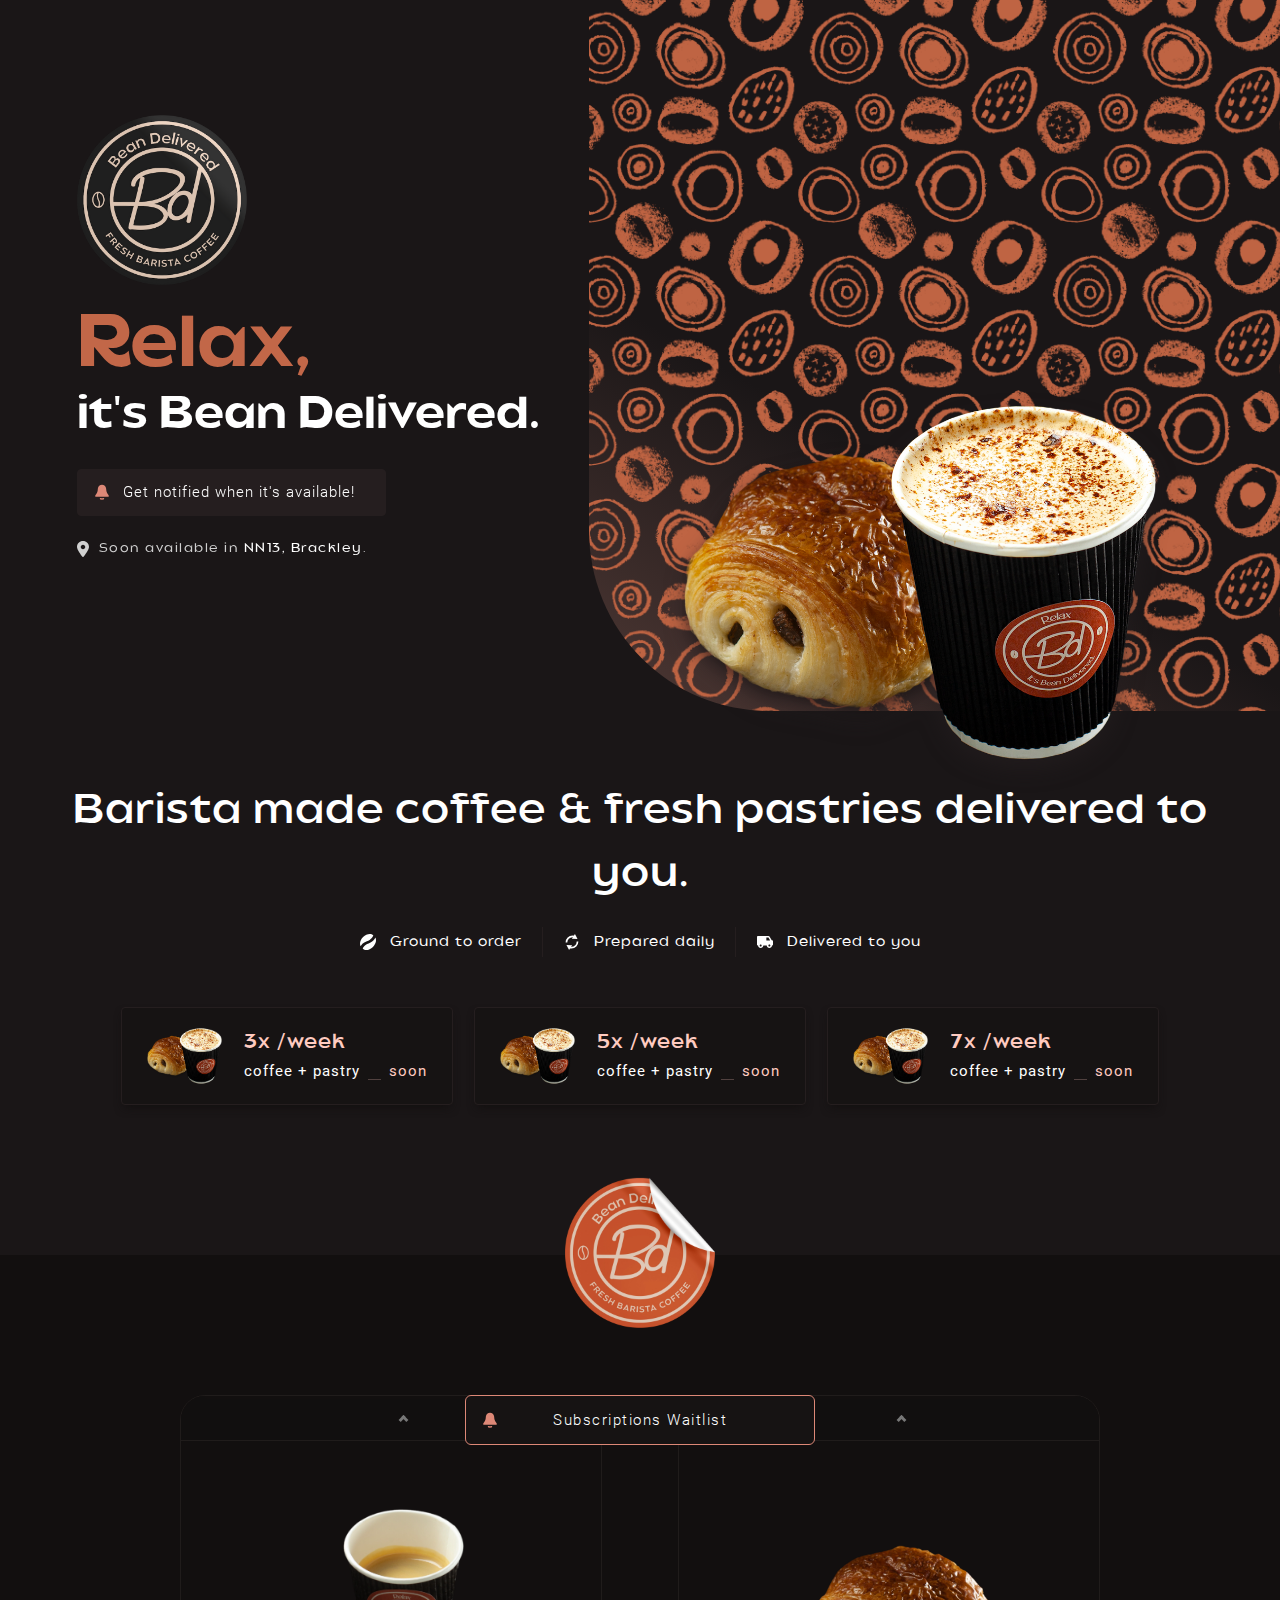
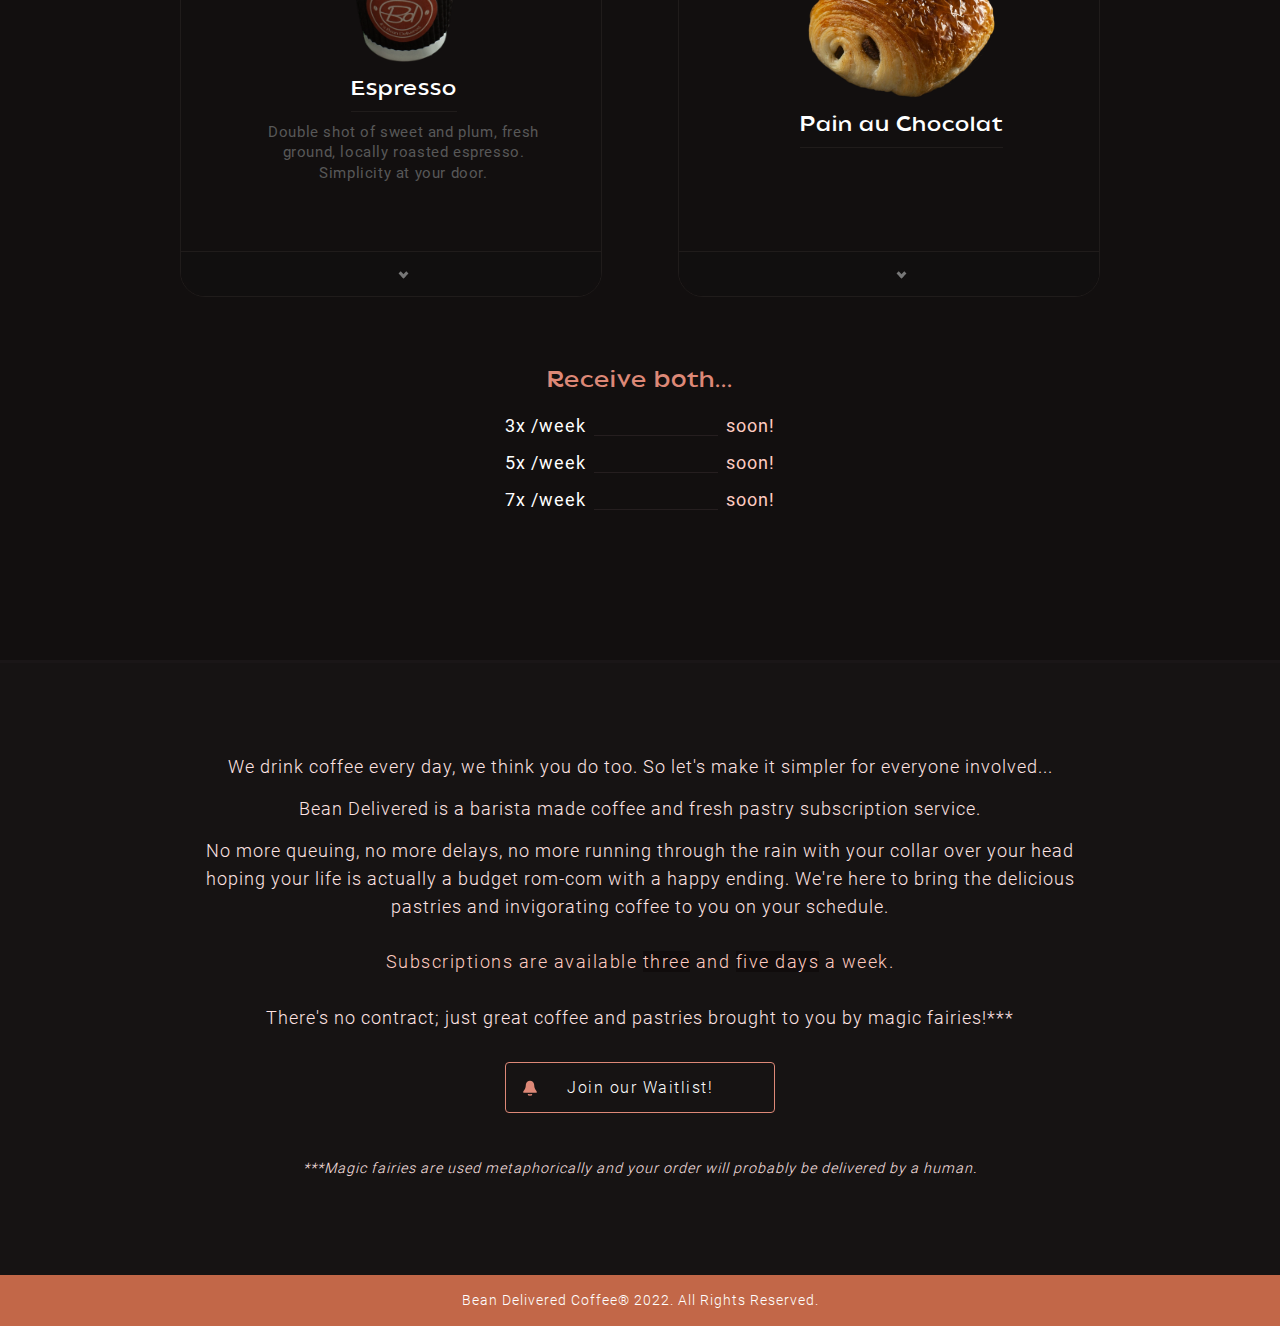
<file: index.html>
<!DOCTYPE html>
<html lang="en-GB">
<head>

    <!-- Google tag (gtag.js) -->
    <script async src="https://www.googletagmanager.com/gtag/js?id=G-9E6SRQQKB1"></script>
    <script>
    window.dataLayer = window.dataLayer || [];
    function gtag(){dataLayer.push(arguments);}
    gtag('js', new Date());

    gtag('config', 'G-9E6SRQQKB1');
    </script>
    
    <meta charset="UTF-8">
    <meta http-equiv="X-UA-Compatible" content="IE=edge">
    <meta name="viewport" content="width=device-width, initial-scale=1.0">
    <title>Bean Delivered | Fresh barista coffee delivered to you</title>
    <meta name="google-site-verification" content="2OA4zbsdGdyIfxwcahHlucE7NIuS4z5gZn1LkT0-8tY" />
    <link rel="stylesheet" href="./main.css">
    <script src="./main.js" defer></script>
    <!-- <script src="./load.js" defer></script> -->

    <link rel="shortcut icon" href="favicon.ico" type="image/x-icon">
    
    <meta name="facebook-domain-verification" content="1m73i4lkgvq3ifvch2g28x08x5e6e7" />

    <!-- Facebook Pixel Code --><script>!function(f,b,e,v,n,t,s){if(f.fbq)return;n=f.fbq=function(){n.callMethod?n.callMethod.apply(n,arguments):n.queue.push(arguments)};if(!f._fbq)f._fbq=n;n.push=n;n.loaded=!0;n.version='2.0';n.queue=[];t=b.createElement(e);t.async=!0;t.src=v;s=b.getElementsByTagName(e)[0];s.parentNode.insertBefore(t,s)}(window,document,'script','https://connect.facebook.net/en_US/fbevents.js'); fbq('init', '1568605120231550'); fbq('track', 'PageView');</script><noscript> <img height="1" width="1" src="https://www.facebook.com/tr?id=1568605120231550&ev=PageView&noscript=1"/></noscript><!-- End Facebook Pixel Code -->
</head>
<body class="home_body provisional_body">
    <!-- <div id="loading_bg"></div> -->
    <div id="exit_area" title="close"></div>

    <a class="call_us" href="tel:+442038852779" title="+44 20 3885 2779">
        <div class="img"></div>
        <p>call us!</p>
    </a>

    <main>
        <section class="intro_sec">
            <div class="txt">
                <div class="ctnr">
                    <div class="logo_stamp"></div>

                    <h1><span>Relax,</span> it's Bean Delivered.</h1>
    
                    <div class="bt_ctnr">
                        <!-- <a class="order_cta" href="https://notionforms.io/forms/relax-its-bean-delivered" target="_blank">Subscription page</a> -->

                        <a target="_blank" class="order_cta lead_button">Get notified when it's available!</a>

                        <!-- <span class="manage_orders_cta">
                            <a href="https://buy.stripe.com/eVa3cwfH1fcIf9SbIN" target="_blank">Management portal</a>
                            Free delivery!
                        </span> -->

                    </div>
                    <p class="location">
                        <img src="assets/icon-location.svg" alt="location marker">
                        <span>Soon available in <strong>NN13, Brackley</strong>.</span>
                    </p>
                    </div>
            </div>

            <div class="showoff">
                <div class="img"></div>
            </div>
        </section>

        <div>

            <section class="big_title_sec">

                <h2 class="title">Barista made coffee & fresh pastries delivered to you.</h2>
                
                <div class="brand_bullets">
                    <div class="bullet">
                        <img src="assets/icon-coffee-bean.svg" alt="bullet 1" loading="lazy">
                        <p>Ground to order</p>
                    </div>
                    
                    <div class="divider"></div>
                    
                    <div class="bullet">
                        <img src="assets/icon-cycle.svg" alt="bullet 1" loading="lazy">
                        <p>Prepared daily</p>
                    </div>
                    
                    <div class="divider"></div>

                    <div class="bullet">
                        <img src="assets/icon-delivery.svg" alt="bullet 1" loading="lazy">
                        <p>Delivered to you</p>
                    </div>
                </div>

                <div class="subscriptions_display">
                    <div class="ctnr">
                        <a id="bt-01-to-stripe" class="subscription_option soon lead_button">
                            <picture loading="lazy" draggable="false">
                                <source srcset="assets/hero-image.webp" type="image/webp">
                                <source srcset="assets/hero-image.png" type="image/png"> 
                                <img src="assets/hero-image.png" alt="BD Coffee sticker art">
                            </picture>
    
                            <div class="txt">
                                <h3>3x /week</h3>
    
                                <div class="info_row">
                                    <span>coffee + pastry</span>
                                    <div class="divider"></div>
                                    <span class="price">soon</span>
                                </div>
                            </div>
                        </a>

                        <a id="bt-02-to-stripe" class="subscription_option soon lead_button">
                            <picture loading="lazy" draggable="false">
                                <source srcset="assets/hero-image.webp" type="image/webp">
                                <source srcset="assets/hero-image.png" type="image/png"> 
                                <img src="assets/hero-image.png" alt="BD Coffee sticker art">
                            </picture>
    
                            <div class="txt">
                                <h3>5x /week</h3>
    
                                <div class="info_row">
                                    <span>coffee + pastry</span>
                                    <div class="divider"></div>
                                    <span class="price">soon</span>
                                </div>
                            </div>
                        </a>

                        <article class="subscription_option soon lead_button">
                            <picture loading="lazy" draggable="false">
                                <source srcset="assets/hero-image.webp" type="image/webp">
                                <source srcset="assets/hero-image.png" type="image/png"> 
                                <img src="assets/hero-image.png" alt="BD Coffee sticker art">
                            </picture>
    
                            <div class="txt">
                                <h3>7x /week</h3>
    
                                <div class="info_row">
                                    <span>coffee + pastry</span>
                                    <div class="divider"></div>
                                    <span class="price">soon</span>
                                </div>
                            </div>
                        </article>
    
                        <div class="scroll_shadow"></div>
                    </div>

                    <div class="lead_form"></div>
                </div>

                <picture class="sticker" loading="lazy" draggable="false">
                    <source srcset="assets/sticker-colored.webp" type="image/webp">
                    <source srcset="assets/sticker-colored.png" type="image/png"> 
                    <img src="assets/sticker-colored.png" alt="BD Coffee sticker art">
                </picture>
            </section>
    
            <section id="catalog" class="catalog_sec">

                    <div class="subscription_steps_ctnr">

                        <div class="step">

                            <div class="product_slots">
                                <div class="path_ctnr_1">
                                    <!-- <div class="item">
                                        <h4>Any coffee</h4>
                                        <div class="divider"></div>
                                        <span class="price">£3.50</span>
                                    </div> -->
                                    <div class="coffee slot" role="button">
                                        <div class="guide up" role="button">
                                            <div class="bt"></div>
                                        </div>
            
                                        <article>
                                            <picture class="product_img" loading="lazy" draggable="false">
                                                <source srcset="assets/product-shots/espresso.webp" type="image/webp">
                                                <source srcset="assets/product-shots/espresso.png" type="image/png"> 
                                                <img src="assets/product-shots/espresso.png" alt="product shot">
                                            </picture>
                    
                                            <h3>Espresso</h3>
                                            <p>Double shot of sweet and plum, fresh ground, locally roasted espresso. Simplicity at your door.</p>
                                            
                                            <div class="operator">
                                                <button  class="subtract_bt">
                                                    <div></div>
                                                </button>
                        
                                                <input id="" class="amount" name="" type="number" readonly value="0">
                                                
                                                <button class="add_bt">
                                                    <div></div>
                                                </button>
                                            </div>
                                        </article>
                                        
                                        <article>
                                            <picture class="product_img" loading="lazy" draggable="false">
                                                <source srcset="assets/product-shots/americano.webp" type="image/webp">
                                                <source srcset="assets/product-shots/americano.png" type="image/png"> 
                                                <img src="assets/product-shots/americano.png" alt="product shot">
                                            </picture>

                                            <h3>Americano</h3>

                                            <p>The delight of espresso topped with hot water. For those who want to keep a good thing going longer.</p>
                                            
                                            <div class="operator">
                                                <button  class="subtract_bt">
                                                    <div></div>
                                                </button>
                        
                                                <input id="" class="amount" name="" type="number" readonly value="0">
                                                
                                                <button class="add_bt">
                                                    <div></div>
                                                </button>
                                            </div>
                                        </article>
                                        
                                        <article class="popular">
                                            <picture class="product_img" loading="lazy" draggable="false">
                                                <source srcset="assets/product-shots/macchiato.webp" type="image/webp">
                                                <source srcset="assets/product-shots/macchiato.png" type="image/png"> 
                                                <img src="assets/product-shots/macchiato.png" alt="product shot">
                                            </picture>
                                            
                                            <h3>Machiatto</h3>
                                            <p>Delicious espresso with a smooth splash of steamed milk (or "milk"). Best of both worlds.</p>
                                            
                                            <div class="operator">
                                                <button  class="subtract_bt">
                                                    <div></div>
                                                </button>
                        
                                                <input id="" class="amount" name="" type="number" readonly value="0">
                                                
                                                <button class="add_bt">
                                                    <div></div>
                                                </button>
                                            </div>
                                        </article>
                                        
                                        <article>
                                            <picture class="product_img" loading="lazy" draggable="false">
                                                <source srcset="assets/product-shots/cappuccino.webp" type="image/webp">
                                                <source srcset="assets/product-shots/cappuccino.png" type="image/png"> 
                                                <img src="assets/product-shots/cappuccino.png" alt="product shot">
                                            </picture>
                                            
                                            <h3>Cappuccino</h3>
                                            <p>The delicious depth of an espresso under a smooth white blanket of milk (or “milk”) foam. Barista defining coffee.</p>
                                            
                                            <div class="operator">
                                                <button  class="subtract_bt">
                                                    <div></div>
                                                </button>
                        
                                                <input id="" class="amount" name="" type="number" readonly value="0">
                                                
                                                <button class="add_bt">
                                                    <div></div>
                                                </button>
                                            </div>
                                        </article>
                                        
                                        <article>
                                            <picture class="product_img" loading="lazy" draggable="false">
                                                <source srcset="assets/product-shots/latte.webp" type="image/webp">
                                                <source srcset="assets/product-shots/latte.png" type="image/png"> 
                                                <img src="assets/product-shots/latte.png" alt="product shot">
                                            </picture>
                                            
                                            <h3>Latte</h3>

                                            <p>Cosy espresso contrasted with steamed milk (or “milk”) and a delightful layer of foam. Perfection in a cup.</p>
                                            
                                            <div class="operator">
                                                <button  class="subtract_bt">
                                                    <div></div>
                                                </button>
                        
                                                <input id="" class="amount" name="" type="number" readonly value="0">
                                                
                                                <button class="add_bt">
                                                    <div></div>
                                                </button>
                                            </div>
                                        </article>
                                        
                                        <article class="popular">
                                            <picture class="product_img" loading="lazy" draggable="false">
                                                <source srcset="assets/product-shots/flat-white.webp" type="image/webp">
                                                <source srcset="assets/product-shots/flat-white.png" type="image/png"> 
                                                <img src="assets/product-shots/flat-white.png" alt="product shot">
                                            </picture>
                                            
                                            <h3>Flat White</h3>

                                            <p>The deep darkness of espresso shots balanced with the perfect amount of milk (or “milk”). Not too dark, not too light.</p>
                                            
                                            <div class="operator">
                                                <button  class="subtract_bt">
                                                    <div></div>
                                                </button>
                        
                                                <input id="" class="amount" name="" type="number" readonly value="0">
                                                
                                                <button class="add_bt">
                                                    <div></div>
                                                </button>
                                            </div>
                                        </article>
                                        
                                        <article id="mocha">
                                            <picture class="product_img" loading="lazy" draggable="false">
                                                <source srcset="assets/product-shots/mocha.webp" type="image/webp">
                                                <source srcset="assets/product-shots/mocha.png" type="image/png"> 
                                                <img src="assets/product-shots/mocha.png" alt="product shot">
                                            </picture>
                                            
                                            <h3>Mocha</h3>
                                            <p>The excitement of espresso combined with the satisfying sweetness of chocolate, topped with steamed milk (or “milk”). The trifecta of taste.</p>
                                            
                                            <div class="operator">
                                                <button  class="subtract_bt">
                                                    <div></div>
                                                </button>
                        
                                                <input id="" class="amount" name="" type="number" readonly value="0">
                                                
                                                <button class="add_bt">
                                                    <div></div>
                                                </button>
                                            </div>
                                        </article>
                                        
                                        <!-- <article class="none">
                                            <img class="product_img" src="assets/icon-none.svg" alt="none" loading="lazy">
                                            <h3>None</h3>
                                        </article> -->
            
                                        <div class="guide down" role="button">
                                            <div class="bt"></div>
                                        </div>
                                    </div>
            
                                    <!-- <div class="path"></div> -->
                                </div>
            
                                <!-- <span class="plus"></span> -->
            
                                <div class="path_ctnr_2">
                                    <!-- <div class="item">
                                        <h4>Any pastry</h4>
                                        <div class="divider"></div>
                                        <span class="price">£4.50</span>
                                    </div> -->
                                    <div class="pastry slot" role="button">
                                        <div class="guide up" role="button">
                                            <div class="bt"></div>
                                        </div>
                
                                        <article>
                                            <picture class="product_img" loading="lazy" draggable="false">
                                                <source srcset="assets/product-shots/pain-au-chocolat.webp" type="image/webp">
                                                <source srcset="assets/product-shots/pain-au-chocolat.png" type="image/png"> 
                                                <img src="assets/product-shots/pain-au-chocolat.png" alt="product shot">
                                            </picture>
                                            
                                            <h3>Pain au Chocolat</h3>
                                            
                                            <div class="operator">
                                                <button  class="subtract_bt">
                                                    <div></div>
                                                </button>
                        
                                                <input id="" class="amount" name="" type="number" readonly value="0">
                                                
                                                <button class="add_bt">
                                                    <div></div>
                                                </button>
                                            </div>
                                        </article>
                
                                        <article>
                                            <picture class="product_img" loading="lazy" draggable="false">
                                                <source srcset="assets/product-shots/pain-aux-raisin.webp" type="image/webp">
                                                <source srcset="assets/product-shots/pain-aux-raisin.png" type="image/png"> 
                                                <img src="assets/product-shots/pain-aux-raisin.png" alt="product shot">
                                            </picture>

                                            <h3>Pain aux Raisins</h3>
                                            
                                            <div class="operator">
                                                <button  class="subtract_bt">
                                                    <div></div>
                                                </button>
                        
                                                <input id="" class="amount" name="" type="number" readonly value="0">
                                                
                                                <button class="add_bt">
                                                    <div></div>
                                                </button>
                                            </div>
                                        </article>
                
                                        <article>
                                            <picture class="product_img" loading="lazy" draggable="false">
                                                <source srcset="assets/product-shots/almond-croissant.webp" type="image/webp">
                                                <source srcset="assets/product-shots/almond-croissant.png" type="image/png"> 
                                                <img src="assets/product-shots/almond-croissant.png" alt="product shot">
                                            </picture>

                                            <h3>Almond Croissant</h3>
                                            
                                            <div class="operator">
                                                <button  class="subtract_bt">
                                                    <div></div>
                                                </button>
                        
                                                <input id="" class="amount" name="" type="number" readonly value="0">
                                                
                                                <button class="add_bt">
                                                    <div></div>
                                                </button>
                                            </div>
                                        </article>
                
                                        <article>
                                            <picture class="product_img" loading="lazy" draggable="false">
                                                <source srcset="assets/product-shots/cinnamon-bun.webp" type="image/webp">
                                                <source srcset="assets/product-shots/cinnamon-bun.png" type="image/png"> 
                                                <img src="assets/product-shots/cinnamon-bun.png" alt="product shot">
                                            </picture>

                                            <h3>Cinnamon Bun</h3>
                                            
                                            <div class="operator">
                                                <button  class="subtract_bt">
                                                    <div></div>
                                                </button>
                        
                                                <input id="" class="amount" name="" type="number" readonly value="0">
                                                
                                                <button class="add_bt">
                                                    <div></div>
                                                </button>
                                            </div>
                                        </article>
                
                                        <article>
                                            <picture class="product_img" loading="lazy" draggable="false">
                                                <source srcset="assets/product-shots/almond-pain-au-chocolat.webp" type="image/webp">
                                                <source srcset="assets/product-shots/almond-pain-au-chocolat.png" type="image/png"> 
                                                <img src="assets/product-shots/almond-pain-au-chocolat.png" alt="product shot">
                                            </picture>

                                            <h3>Almond Pain au Chocolat</h3>
                                            
                                            <div class="operator">
                                                <button  class="subtract_bt">
                                                    <div></div>
                                                </button>
                        
                                                <input id="" class="amount" name="" type="number" readonly value="0">
                                                
                                                <button class="add_bt">
                                                    <div></div>
                                                </button>
                                            </div>
                                        </article>
                
                                        <article>
                                            <picture class="product_img" loading="lazy" draggable="false">
                                                <source srcset="assets/product-shots/abricotine.webp" type="image/webp">
                                                <source srcset="assets/product-shots/abricotine.png" type="image/png"> 
                                                <img src="assets/product-shots/abricotine.png" alt="product shot">
                                            </picture>

                                            <h3>Abricotine</h3>
                                            
                                            <div class="operator">
                                                <button  class="subtract_bt">
                                                    <div></div>
                                                </button>
                        
                                                <input id="" class="amount" name="" type="number" readonly value="0">
                                                
                                                <button class="add_bt">
                                                    <div></div>
                                                </button>
                                            </div>
                                        </article>
                                        
                                        <!-- <article class="none">
                                            <img class="product_img" src="assets/icon-none.svg" alt="none" loading="lazy">
                                            <h3>None</h3>
                                        </article> -->
            
                                        <div class="guide down" role="button">
                                            <div class="bt"></div>
                                        </div>
                                    </div>
                
                                    <!-- <div class="path"></div> -->
                                </div>
            
                                <!-- <span class="slots_price">
                                    £12.50
                                </span> -->
                            </div>
    
                            <div class="flex_bt_ctnr">
    
                                <h3 class="title">Receive both...</h3>
    
                                <div class="info_row">
                                    <span>3x /week</span>
                                    <div class="divider"></div>
                                    <span class="price">soon!</span>
                                </div>
    
                                <div class="info_row">
                                    <span>5x /week</span>
                                    <div class="divider"></div>
                                    <span class="price">soon!</span>
                                </div>
    
                                <div class="info_row">
                                    <span>7x /week</span>
                                    <div class="divider"></div>
                                    <span class="price">soon!</span>
                                </div>
                            </div>
                        </div>

                        <!-- <div class="step">

                            <div class="subscription_settings">
        
                                <div class="ctnr">
                
                                    <div class="week_days">
                                        <div class="item">
                                            <span>Receive every...</span>
                                            <div class="divider"></div>
                                        </div>
                                        <div class="dowPicker">
                                            <div class="dowPickerOption">
                                                <input checked type="checkbox" id="dow1">
                                                <label for="dow1">MON</label>
                                            </div>
                
                                            <div class="dowPickerOption">
                                                <input checked type="checkbox" id="dow2">
                                                <label for="dow2">TUE</label>
                                            </div>
                
                                            <div class="dowPickerOption">
                                                <input checked type="checkbox" id="dow3">
                                                <label for="dow3">WED</label>
                                            </div>
                
                                            <div class="dowPickerOption">
                                                <input checked type="checkbox" id="dow4">
                                                <label for="dow4">THU</label>
                                            </div>
                                            
                                            <div class="dowPickerOption">
                                                <input type="checkbox" id="dow5">
                                                <label for="dow5">FRI</label>
                                            </div>
                
                                            <div class="dowPickerOption">
                                                <input type="checkbox" id="dow6">
                                                <label for="dow6">SAT</label>
                                            </div>
                
                                            <div class="dowPickerOption">
                                                <input type="checkbox" id="dow7">
                                                <label for="dow7">SUN</label>
                                            </div>
                                        </div> 
                                    </div>
            
                                    <div class="range_ctnr">
                                        <div class="item">
                                            <span>Starts in...</span>
                                            <div class="divider"></div>
                                            <div class="range_value"></div>
                                        </div>
                    
                                        <div class="range_selector">
                                            <input type='range' min='1' max='26' value='2' step='1' class='val' id='r1'/>
                                        </div>
                                    </div>
                    
                                    <div class="range_ctnr">
                                        <div class="item">
                                            <span>Receive at...</span>
                                            <div class="divider"></div>
                                            <div>10:30</div>
                                        </div>
                    
                                        <div class="range_selector">
                                            <input type='range' min='9' max='19' value='11' step='1' class='val' id='r1'/>
                                        </div>
                                    </div>
        
                                    <span class="weekly_price">
                                        <span class="cumulative_discount">£5.50 OFF</span>
                                        £33.75
                                        <span>/week*</span>
                                    </span>
            
                                    <p class="subscription_manager_disclaimer">Once the order is finished, you can customize coffees and pastries for each week at the <a href="./order-manager.html">order manager</a>.</p>

                                    <span class="asterisk_txt">*Billed every monday</span>
                                </div>
                            </div>

                            <div class="flex_bt_ctnr">
                                <a href="#cart" class="step_bt finish_order_bt">Review & finish</a>
                                <a href="#catalog" class="step_bt return_bt">Back to selection</a>
                            </div>
                        </div> -->
                    </div>

                    <!-- <div class="selected_items">
                        <h4 class="caption">Your selection</h4>
                        <div class="ctnr">
                            <article>
                                <img src="assets/product-placeholder.png" alt="Product01">
        
                                <div class="txt">
                                    <h3>Machiatto</h3>
        
                                    <div class="info_row">
                                        <span class="price">£3.50</span>
                                        <div class="divider"></div>
                                        <span>x1</span>
        
                                        <div class="remove_bt" role="button" title="remove item"></div>
                                    </div>
                                </div>
                            </article>
        
                            <article>
                                <img src="assets/croissant.png" alt="Product01">
        
                                <div class="txt">
                                    <h3>Pain of Raisin</h3>
        
                                    <div class="info_row">
                                        <span class="price">£4.50</span>
                                        <div class="divider"></div>
                                        <span>x1</span>
        
                                        <div class="remove_bt" role="button" title="remove item"></div>
                                    </div>
                                </div>
                            </article>
        
                            <article>
                                <img src="assets/croissant.png" alt="Product01">
        
                                <div class="txt">
                                    <h3>Croissant</h3>
        
                                    <div class="info_row">
                                        <span class="price">£4.50</span>
                                        <div class="divider"></div>
                                        <span>x1</span>
        
                                        <div class="remove_bt" role="button" title="remove item"></div>
                                    </div>
                                </div>
                            </article>
        
                            <div class="scroll_shadow"></div>
                        </div>
                    </div> -->


    
                    <a class="active subscribe_bt step_bt catalog_cta lead_button" target="_blank">Subscriptions Waitlist</a>

            </section>

            
            <div class="cart_cta">
                <a href="#cart">
                    <span>Your cart (4)</span>
                </a>
            </div>
        </div>
        

















        <section class="cart_sec" id="cart">
            <div class="width_1">
                <div class="final_txt">
                    <p>We drink coffee every day, we think you do too. So let's make it simpler for everyone involved...</p>
    
                    <p><strong>Bean Delivered is a barista made coffee and fresh pastry subscription service.</strong></p>
    
                    <p>No more queuing, no more delays, no more running through the rain with your collar over your head hoping your life is actually a budget rom-com with a happy ending. We're here to bring the delicious pastries and invigorating coffee to you on your schedule.</p>
    
                    <p><span>Subscriptions are available <b>three</b> and <b>five days</b> a week.</p>
    
                    <p>There's no contract; just great coffee and pastries brought to you by magic fairies!***</p>

    
                    <div class="flex_bt_ctnr">
                        <a class="active subscribe_bt step_bt lead_button" target="_blank">Join our Waitlist!</a>
                    </div>
                    

                    <p><i>***Magic fairies are used metaphorically and your order will probably be delivered by a human.</i></p>
                </div>
            </div>
        </section>
    </main>

    <footer>

        <span>Bean Delivered Coffee® 2022. All Rights Reserved.</span>
    </footer>

    <script>
        const leadButtons = document.querySelectorAll('.lead_button')

        const leadForm = document.querySelector('.lead_form')

        
        document.onreadystatechange = function () {
            if (document.readyState == "complete") {
                leadForm.innerHTML='<iframe style="border:none;width:100%;" height="480px" src="https://notionforms.io/forms/subscription-wait-list"></iframe>'
                let iframeLoaded = true;
            }
        }


        const exitArea = document.getElementById('exit_area')

        let hasBeenOpened = false;

        for(i=0;i<leadButtons.length;i++) {

            leadButtons[i].addEventListener('click', function() {
            leadForm.style.display='unset'
            exitArea.style.display = 'unset'

            if(hasBeenOpened == false && iframeLoaded == false) {
                leadForm.innerHTML='<iframe style="border:none;width:100%;" height="480px" src="https://notionforms.io/forms/subscription-wait-list"></iframe>'
                hasBeenOpened = true;
            }
        })

        }
        
        exitArea.addEventListener('click', function() {
            leadForm.style.display='none'
            exitArea.style.display='none'
        })

        const directBuyBts = document.querySelectorAll('.lead_button:not(.soon)')

        for(i=0;i<directBuyBts.length;i++) {
            directBuyBts[i].addEventListener('click', function() {
                gtag('event', 'bt_direct_to_Stripe', {
                    'button-id': this.id
                });
            })
        }

    </script>
</body>
</html>
</file>
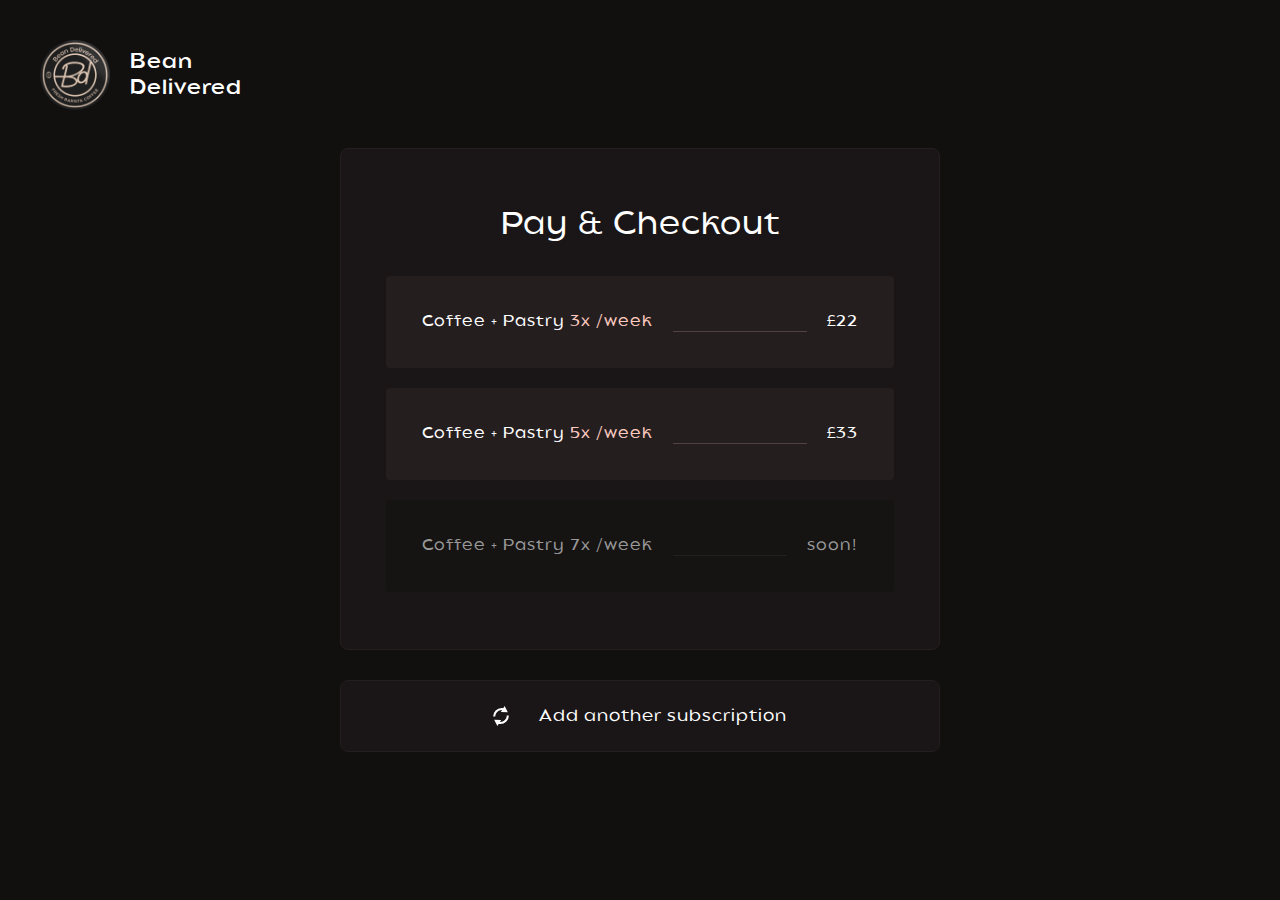
<file: checkout-options.html>
<!DOCTYPE html>
<html lang="en">
<head>

    <!-- Google tag (gtag.js) -->
    <script async src="https://www.googletagmanager.com/gtag/js?id=G-9E6SRQQKB1"></script>
    <script>
    window.dataLayer = window.dataLayer || [];
    function gtag(){dataLayer.push(arguments);}
    gtag('js', new Date());

    gtag('config', 'G-9E6SRQQKB1');
    </script>
    
    
    <meta charset="UTF-8">
    <meta http-equiv="X-UA-Compatible" content="IE=edge">
    <meta name="viewport" content="width=device-width, initial-scale=1.0">
    <title>Subscription Plans | Bean Delivered</title>
    <link rel="stylesheet" href="main.css">
    <link rel="shortcut icon" href="favicon.ico" type="image/x-icon">
    <script src="./load.js" defer></script>
</head>
<body class="subscription_redirect_body">
    <div id="loading_bg"></div>

    <a href="./index.html" class="brand_header">
        <picture class="sticker" loading="lazy" draggable="false" id="catalog">
            <source srcset="assets/sticker-dark.webp" type="image/webp">
            <source srcset="assets/sticker-dark.png" type="image/png"> 
            <img src="assets/sticker-dark.png" alt="Bean Delivered logo">
        </picture>
        <h2 class="title">Bean<br>Delivered</h2>
    </a>

    <main>
        <a class="choice add_another_subscription" href="./subscribe.html" target="_blank">
            <img src="assets/icon-cycle.svg" class="icon" alt="icon"/>
            <span class="title">Add another subscription</span>
        </a>

        <div class="choice payment">
            <h1 class="title">Pay & Checkout</h1>
            <div class="ctnr">
                <a href="https://buy.stripe.com/6oE9AU7av6GcgdW28a" target="_blank">
                    <span>Coffee + Pastry <b>3x /week</b></span>
                    <div class="divider"></div>
                    <span>£22</span>
                </a>
                <a href="https://buy.stripe.com/14k8wQfH10hO7HqeUX" target="_blank">
                    <span>Coffee + Pastry <b>5x /week</b></span>
                    <div class="divider"></div>
                    <span>£33</span>
                </a>
                <!-- <a href="https://buy.stripe.com/cN26oI3Yj6Gc0eY3cg">
                    <span>Coffee + Pastry <b>7x /week</b></span>
                    <div class="divider"></div>
                    <span>£44</span>
                </a> -->
                <a class="soon">
                    <span>Coffee + Pastry 7x /week</span>
                    <div class="divider"></div>
                    <span>soon!</span>
                </a>
            </div>
        </div>
    </main>

    <!-- <p class="submitted_message">
        Your subscription was succesfully sent!<br>Select one of the deals to proceed to checkout on Stripe.
    </p> -->

    <div class="url_param_message submitted_message">
        <p class="title">Your subscription was successfully sent!</p>

        <p>Select one of the deals to proceed to checkout on Stripe.</p>

        <p><sub>If you have already paid for the subscription, you can ignore this message.</sub></p>

        <div role="button">dismiss</div>
    </div>

    <script>
        let UrlParameters = new URLSearchParams(document.location.search);
        let isSubmitted = UrlParameters.get('submitted')

        const urlParamMessage = document.querySelector('.submitted_message')
        const dismiss = document.querySelector('.url_param_message div[role="button"]')
    
        if(isSubmitted == 'true') {
            urlParamMessage.style.display = 'flex'
        }

        dismiss.addEventListener('click', function() {
            urlParamMessage.style.display = 'none'
        })
    </script>
</body>
</html>
</file>
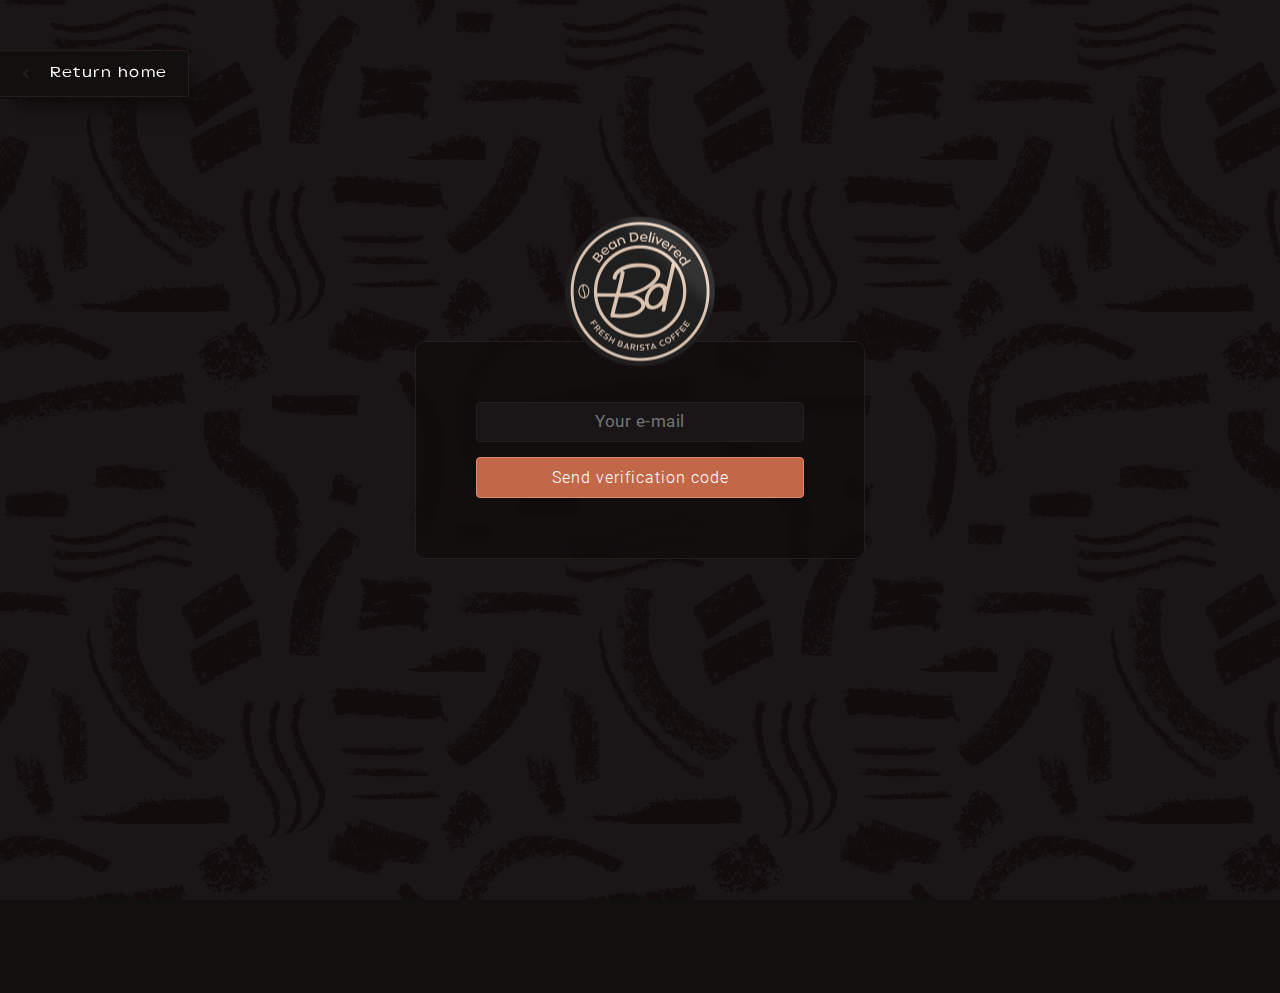
<file: order-manager.html>
<!DOCTYPE html>
<html lang="en">
<head>

    <!-- Google tag (gtag.js) -->
    <script async src="https://www.googletagmanager.com/gtag/js?id=G-9E6SRQQKB1"></script>
    <script>
    window.dataLayer = window.dataLayer || [];
    function gtag(){dataLayer.push(arguments);}
    gtag('js', new Date());

    gtag('config', 'G-9E6SRQQKB1');
    </script>
    
    
    <meta charset="UTF-8">
    <meta http-equiv="X-UA-Compatible" content="IE=edge">
    <meta name="viewport" content="width=device-width, initial-scale=1.0">
    <title>Manage your orders | Bean Delivered Coffee</title>
    <link rel="stylesheet" href="main.css">
    <link rel="shortcut icon" href="favicon.ico" type="image/x-icon">
    <script src="./load.js" defer></script>
</head>
<body class="order_manager_body">
    <div id="loading_bg"></div>

    <header>
        <a class="return_bt" href="./index.html">Return home</a>

        <span class="user_email">your.own@email.com</span>
    </header>

    <div class="form_ctnr">
        <form class="login_form">
    
            <picture class="sticker" draggable="false">
                <source srcset="assets/sticker-dark.webp" type="image/webp">
                <source srcset="assets/sticker-dark.png" type="image/png"> 
                <img src="assets/sticker-dark.png" alt="BD Coffee sticker art">
            </picture>
    
            <input type="email" placeholder="Your e-mail">
            <div role="button">Send verification code</div>
        </form>
    </div>

    <main>

        <h1>Your Orders</h1>

        <div class="orders_ctnr">
            <section>
                <div class="info_row order_info">
                    <span class="order_ID">Subscription #8SM3MC</span>
                    <div class="divider"></div>
                    <span class="order_date">11/11/2022</span>
                </div>
    
                <div class="delivery_details">
                    <div class="status active">
                        <span>Status:</span> <b>active</b>
                    </div>
                    <div class="detail_ctnr">
                        <span>Address:</span>
                        <div class="inputs_ctnr">
                            <input disabled value="Main Road Heath" type="text"/>
                            <input disabled value="NXN9O2D-4" type="text"/>
                            <input disabled value="(empty) Location reference" type="text"/>
                        </div>
                    </div>

                    <div class="detail_ctnr">
                        <span>Card:</span>
                        <div class="inputs_ctnr">
                            <input disabled value="5392 **** **** ****" type="text"/>
                        </div>
                    </div>
                </div>
    
                <div class="items_ctnr">
                    <div class="subscription_summary">
                        <div class="item">
                            <span class="title">Coffee (2x) + pastry (1x)</span>
                            <div class="divider"></div>
                            <span class="quantity">£33.75</span>
                        </div>
                        <div class="dowPicker">
                            <div class="dowPickerOption">
                                <input checked type="checkbox" disabled id="dow1">
                                <label for="dow1">MON</label>
                            </div>
    
                            <div class="dowPickerOption">
                                <input checked type="checkbox" disabled id="dow2">
                                <label for="dow2">TUE</label>
                            </div>
    
                            <div class="dowPickerOption">
                                <input type="checkbox" disabled id="dow3">
                                <label for="dow3">WED</label>
                            </div>
    
                            <div class="dowPickerOption">
                                <input checked type="checkbox" disabled id="dow4">
                                <label for="dow4">THU</label>
                            </div>
                            
                            <div class="dowPickerOption">
                                <input type="checkbox" disabled id="dow5">
                                <label for="dow5">FRI</label>
                            </div>
    
                            <div class="dowPickerOption">
                                <input type="checkbox" disabled id="dow6">
                                <label for="dow6">SAT</label>
                            </div>
    
                            <div class="dowPickerOption">
                                <input type="checkbox" disabled id="dow7">
                                <label for="dow7">SUN</label>
                            </div>
                        </div>
                        
                        <div class="range_ctnr">
                            <div class="item">
                                <span>Receiving at...</span>
                                <div class="divider"></div>
                                <div>10:30</div>
                            </div>
        
                            <div class="range_selector">
                                <input disabled type='range' min='9' max='19' value='11' step='1' class='val' id='r1'/>
                            </div>
                        </div>
    
                        <span class="weekly_price">
                            <span class="cumulative_discount">£5.50 OFF</span>
                            £33.75
                            <span>/week*</span>
                        </span>
    
                        <div class="week_selections">

                            <div class="week">
                                <span>Last week (1st Nov)</span>
                                <div class="selects">
                                    <select name="week1-coffee1">
                                        <option value="" disabled>Coffees</option>
                                        <option value="espresso" disabled selected>Espresso</option>
                                        <option value="americano" disabled >Americano</option>
                                        <option value="machiatto" disabled >Machiatto</option>
                                        <option value="cappuccino" disabled >Cappuccino</option>
                                        <option value="latte" disabled>Latte</option>
                                        <option value="flat-white" disabled >Flat White</option>
                                        <option value="mocha" disabled >Mocha</option>
                                    </select>

                                    <select name="week1-coffee2">
                                        <option value="" disabled>Coffees</option>
                                        <option value="espresso" disabled >Espresso</option>
                                        <option value="americano" disabled >Americano</option>
                                        <option value="machiatto" disabled selected >Machiatto</option>
                                        <option value="cappuccino" disabled >Cappuccino</option>
                                        <option value="latte" disabled>Latte</option>
                                        <option value="flat-white" disabled >Flat White</option>
                                        <option value="mocha" disabled >Mocha</option>
                                    </select>

                                    <select name="week1-pastry1">
                                        <option value="" disabled>Pastries</option>
                                        <option value="croissant" disabled selected>Croissant</option>
                                        <option value="pain-of-chocolate" disabled >Pain of Chocolate</option>
                                        <option value="pain-of-raisin" disabled >Pain of Raisin</option>
                                        <option value="almond-croissant" disabled >Almond Croissants</option>
                                        <option value="cinnamon-buns" disabled>Cinnamon Buns</option>
                                    </select>
                                </div>
                            </div>

                            <div class="week current">
                                <span>Next week (2nd Nov)</span>
                                <div class="selects">
                                    <select name="week1-coffee1">
                                        <option value="" disabled>Coffees</option>
                                        <option value="espresso" disabled selected>Espresso</option>
                                        <option value="americano" disabled >Americano</option>
                                        <option value="machiatto" disabled >Machiatto</option>
                                        <option value="cappuccino" disabled >Cappuccino</option>
                                        <option value="latte" disabled>Latte</option>
                                        <option value="flat-white" disabled >Flat White</option>
                                        <option value="mocha" disabled >Mocha</option>
                                    </select>

                                    <select name="week1-coffee2">
                                        <option value="" disabled>Coffees</option>
                                        <option value="espresso" disabled >Espresso</option>
                                        <option value="americano" disabled >Americano</option>
                                        <option value="machiatto" disabled selected >Machiatto</option>
                                        <option value="cappuccino" disabled >Cappuccino</option>
                                        <option value="latte" disabled>Latte</option>
                                        <option value="flat-white" disabled >Flat White</option>
                                        <option value="mocha" disabled >Mocha</option>
                                    </select>

                                    <select name="week1-pastry1">
                                        <option value="" disabled>Pastries</option>
                                        <option value="croissant" disabled selected>Croissant</option>
                                        <option value="pain-of-chocolate" disabled >Pain of Chocolate</option>
                                        <option value="pain-of-raisin" disabled >Pain of Raisin</option>
                                        <option value="almond-croissant" disabled >Almond Croissants</option>
                                        <option value="cinnamon-buns" disabled>Cinnamon Buns</option>
                                    </select>
                                </div>
                            </div>

                            <div class="week">
                                <span>Week 3 (3rd Nov)</span>
                                <div class="selects">
                                    <select name="week1-coffee1">
                                        <option value="" disabled>Coffees</option>
                                        <option value="espresso" disabled selected>Espresso</option>
                                        <option value="americano" disabled >Americano</option>
                                        <option value="machiatto" disabled >Machiatto</option>
                                        <option value="cappuccino" disabled >Cappuccino</option>
                                        <option value="latte" disabled>Latte</option>
                                        <option value="flat-white" disabled >Flat White</option>
                                        <option value="mocha" disabled >Mocha</option>
                                    </select>

                                    <select name="week1-coffee2">
                                        <option value="" disabled>Coffees</option>
                                        <option value="espresso" disabled >Espresso</option>
                                        <option value="americano" disabled >Americano</option>
                                        <option value="machiatto" disabled selected >Machiatto</option>
                                        <option value="cappuccino" disabled >Cappuccino</option>
                                        <option value="latte" disabled>Latte</option>
                                        <option value="flat-white" disabled >Flat White</option>
                                        <option value="mocha" disabled >Mocha</option>
                                    </select>

                                    <select name="week1-pastry1">
                                        <option value="" disabled>Pastries</option>
                                        <option value="croissant" disabled selected>Croissant</option>
                                        <option value="pain-of-chocolate" disabled >Pain of Chocolate</option>
                                        <option value="pain-of-raisin" disabled >Pain of Raisin</option>
                                        <option value="almond-croissant" disabled >Almond Croissants</option>
                                        <option value="cinnamon-buns" disabled>Cinnamon Buns</option>
                                    </select>
                                </div>
                            </div>

                            <div class="week">
                                <span>Week 4 (4th Nov)</span>
                                <div class="selects">
                                    <select name="week4-coffee1">
                                        <option value="" disabled>Coffees</option>
                                        <option value="espresso" disabled selected>Espresso</option>
                                        <option value="americano" disabled >Americano</option>
                                        <option value="machiatto" disabled >Machiatto</option>
                                        <option value="cappuccino" disabled >Cappuccino</option>
                                        <option value="latte" disabled>Latte</option>
                                        <option value="flat-white" disabled >Flat White</option>
                                        <option value="mocha" disabled >Mocha</option>
                                    </select>

                                    <select name="week4-coffee2">
                                        <option value="" disabled>Coffees</option>
                                        <option value="espresso" disabled >Espresso</option>
                                        <option value="americano" disabled >Americano</option>
                                        <option value="machiatto" disabled selected >Machiatto</option>
                                        <option value="cappuccino" disabled >Cappuccino</option>
                                        <option value="latte" disabled>Latte</option>
                                        <option value="flat-white" disabled >Flat White</option>
                                        <option value="mocha" disabled >Mocha</option>
                                    </select>

                                    <select name="week4-pastry1">
                                        <option value="" disabled>Pastries</option>
                                        <option value="croissant" disabled selected>Croissant</option>
                                        <option value="pain-of-chocolate" disabled >Pain of Chocolate</option>
                                        <option value="pain-of-raisin" disabled >Pain of Raisin</option>
                                        <option value="almond-croissant" disabled >Almond Croissants</option>
                                        <option value="cinnamon-buns" disabled>Cinnamon Buns</option>
                                    </select>
                                </div>
                            </div>

                            <!-- <div class="open_bt" role="button">See more</div> -->
                        </div>

                        <textarea class="order_notes" name="" id="" cols="30" rows="10" placeholder="(empty) Notes and preferences" disabled></textarea>
    
                        <div class="edit_subscription_bts">
                            <button class="update">Edit subscription</button>
                            <button class="cancel">Turn subscription off</button>
                        </div>
    
                        <span class="asterisk_txt">*Billed every monday</span>
                    </div>
                </div>

                <div class="open_bt" role="button">See more</div>
            </section>
    
            <div class="divider"></div>
    
            <section class="order_ctnr delivered">
                <div class="info_row order_info">
                    <span class="order_ID">Order #3A8D07</span>
                    <div class="divider"></div>
                    <span class="order_date">13/09/2022</span>
                </div>
                
    
                <div class="delivery_details">
                    <div class="status delivered">
                        <span>Status:</span> <b>delivered</b>
                    </div>
                    <div class="detail_ctnr">
                        <span>Address:</span>
                        <div class="inputs_ctnr">
                            <input disabled value="Main Road Heath" type="text"/>
                            <input disabled value="NXN9O2D-4" type="text"/>
                            <input disabled value="(empty) Location reference" type="text"/>
                        </div>
                    </div>

                    <div class="detail_ctnr">
                        <span>Card:</span>
                        <div class="inputs_ctnr">
                            <input disabled value="5392 **** **** ****" type="text"/>
                        </div>
                    </div>
                </div>
    
                <div class="items_ctnr">
                    <div class="singles_summary">
                        <div class="item">
                            <span class="title">Machiatto 1x</span>
                            <div class="divider"></div>
                            <span class="quantity">£3.50</span>
                        </div>
                        <div class="item">
                            <span>Pain of Raisin 1x</span>
                            <div class="divider"></div>
                            <span class="quantity">£4.50</span>
                        </div>
                        <div class="item">
                            <span>Croissant 1x</span>
                            <div class="divider"></div>
                            <span class="quantity">£4.50</span>
                        </div>
                        <div class="item total">
                            <span>Total</span>
                            <div class="divider"></div>
                            <span class="quantity">£12.50</span>
                        </div>
                    </div>
                </div>

                <div class="open_bt" role="button">See more</div>
            </section>
    
            <div class="divider"></div>
    
            <section class="order_ctnr canceled">
                <div class="info_row order_info">
                    <span class="order_ID">Order #9SM3N</span>
                    <div class="divider"></div>
                    <span class="order_date">07/09/2022</span>
                </div>
    
    
                <div class="delivery_details">
                    <div class="status canceled">
                        <span>Status:</span> <b>canceled</b>
                    </div>
                    <div class="detail_ctnr">
                        <span>Address:</span>
                        <div class="inputs_ctnr">
                            <input disabled value="Main Road Heath" type="text"/>
                            <input disabled value="NXN9O2D-4" type="text"/>
                            <input disabled value="(empty) Location reference" type="text"/>
                        </div>
                    </div>

                    <div class="detail_ctnr">
                        <span>Card:</span>
                        <div class="inputs_ctnr">
                            <input disabled value="5392 **** **** ****" type="text"/>
                        </div>
                    </div>
                </div>
    
                <div class="items_ctnr">
                    <div class="singles_summary">
                        <div class="item">
                            <span class="title">Cappuccino 1x</span>
                            <div class="divider"></div>
                            <span class="quantity">£3.50</span>
                        </div>
                        <div class="item">
                            <span>Pain of Chocolate 1x</span>
                            <div class="divider"></div>
                            <span class="quantity">£4.50</span>
                        </div>
                        <div class="item">
                            <span>Croissant 1x</span>
                            <div class="divider"></div>
                            <span class="quantity">£4.50</span>
                        </div>
                        <div class="item total">
                            <span>Total</span>
                            <div class="divider"></div>
                            <span class="quantity">£12.50</span>
                        </div>
                    </div>
                </div>

                <div class="open_bt" role="button">See more</div>
            </section>
        </div>
    </main>

    <script>
        document.querySelector('.login_form div[role=button]').addEventListener('click', function() {
            document.querySelector('.form_ctnr').style.display = 'none';
        })
    
        const openBts = document.querySelectorAll('.open_bt')
    
        for(i=0;i<openBts.length;i++) {
            openBts[i].addEventListener('click', function() {
                this.parentElement.style.maxHeight = this.parentElement.scrollHeight + 'px'
                
                this.style.display = 'none'
    
                setTimeout(() => {
                    this.parentElement.style.transition = 'none'
                }, 600);
    
                this.parentElement.closest('.orders_ctnr section').style.maxHeight = this.closest('.orders_ctnr section').scrollHeight + 'px'
    
            })
        }
    </script>
</body>
</html>
</file>
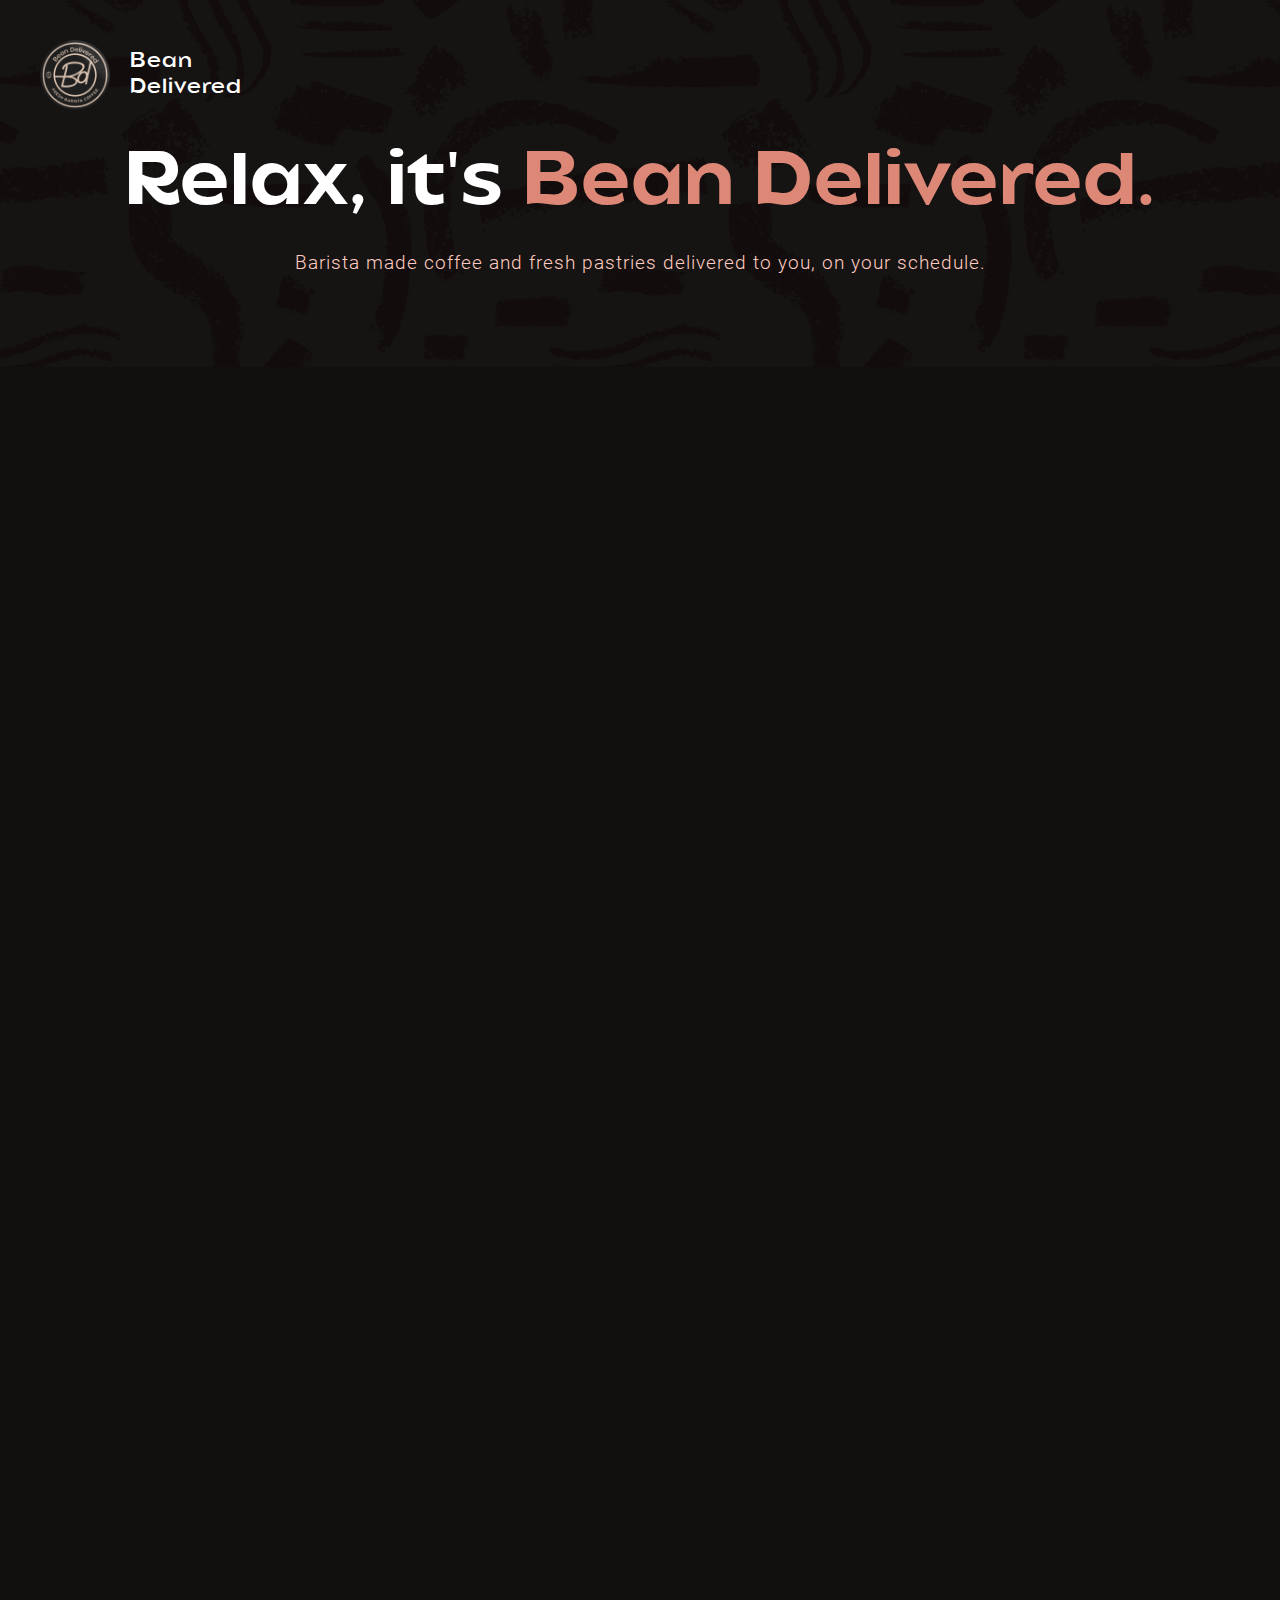
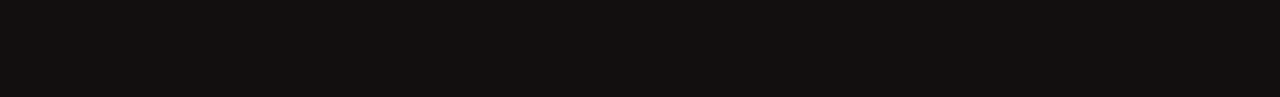
<file: subscribe.html>
<!DOCTYPE html>
<html lang="en">
<head>

    <!-- Google tag (gtag.js) -->
    <script async src="https://www.googletagmanager.com/gtag/js?id=G-9E6SRQQKB1"></script>
    <script>
    window.dataLayer = window.dataLayer || [];
    function gtag(){dataLayer.push(arguments);}
    gtag('js', new Date());

    gtag('config', 'G-9E6SRQQKB1');
    </script>
    
    
    <meta charset="UTF-8">
    <meta http-equiv="X-UA-Compatible" content="IE=edge">
    <meta name="viewport" content="width=device-width, initial-scale=1.0">
    <title>Make Your Subscription | Bean Delivered</title>
    <link rel="stylesheet" href="./main.css">

    <link rel="shortcut icon" href="favicon.ico" type="image/x-icon">
</head>
<body class="form_page_body subscription">

    <main>
        <a href="./index.html" class="brand_header">
            <picture class="sticker" loading="lazy" draggable="false" id="catalog">
                <source srcset="assets/sticker-dark.webp" type="image/webp">
                <source srcset="assets/sticker-dark.png" type="image/png"> 
                <img src="assets/sticker-dark.png" alt="Bean Delivered logo">
            </picture>
            <h2 class="title">Bean<br>Delivered</h2>
        </a>
    
        <div class="intro">
            <h1>Relax, it's <span>Bean Delivered.</span></h1>
            <p>Barista made coffee and fresh pastries delivered to you, on your schedule.</p>
        </div>
    
        <div class="divider"></div>

        <div class="form_ctnr">

            <iframe id="form" style="border:none;width:100%;" height="1030px" src="https://notionforms.io/forms/relax-its-bean-delivered"></iframe>
        </div>

        <!-- <div>
            <p>Once you submit the</p>

            <a href="">Select your subscription</a>

        </div> -->
    </main>

    <div class="url_param_message paid_message">
        <p class="title">Thank you!<br>Your subscription is confirmed.</p>

        <p>Please fill the form with the remaining subscription details.</p>

        <p><sub>If you have submitted this form previously, you can ignore this message.</sub></p>

        <div role="button">dismiss</div>
    </div>

    <script>
        let UrlParameters = new URLSearchParams(document.location.search);
        let isPaid = UrlParameters.get('paid')

        const urlParamMessage = document.querySelector('.url_param_message')
        const dismiss = document.querySelector('.url_param_message div[role="button"]')
    
        if(isPaid == 'true') {
            urlParamMessage.style.display = 'flex'
        }

        dismiss.addEventListener('click', function() {
            urlParamMessage.style.display = 'none'
        })
    </script>

</body>
</html>
</file>
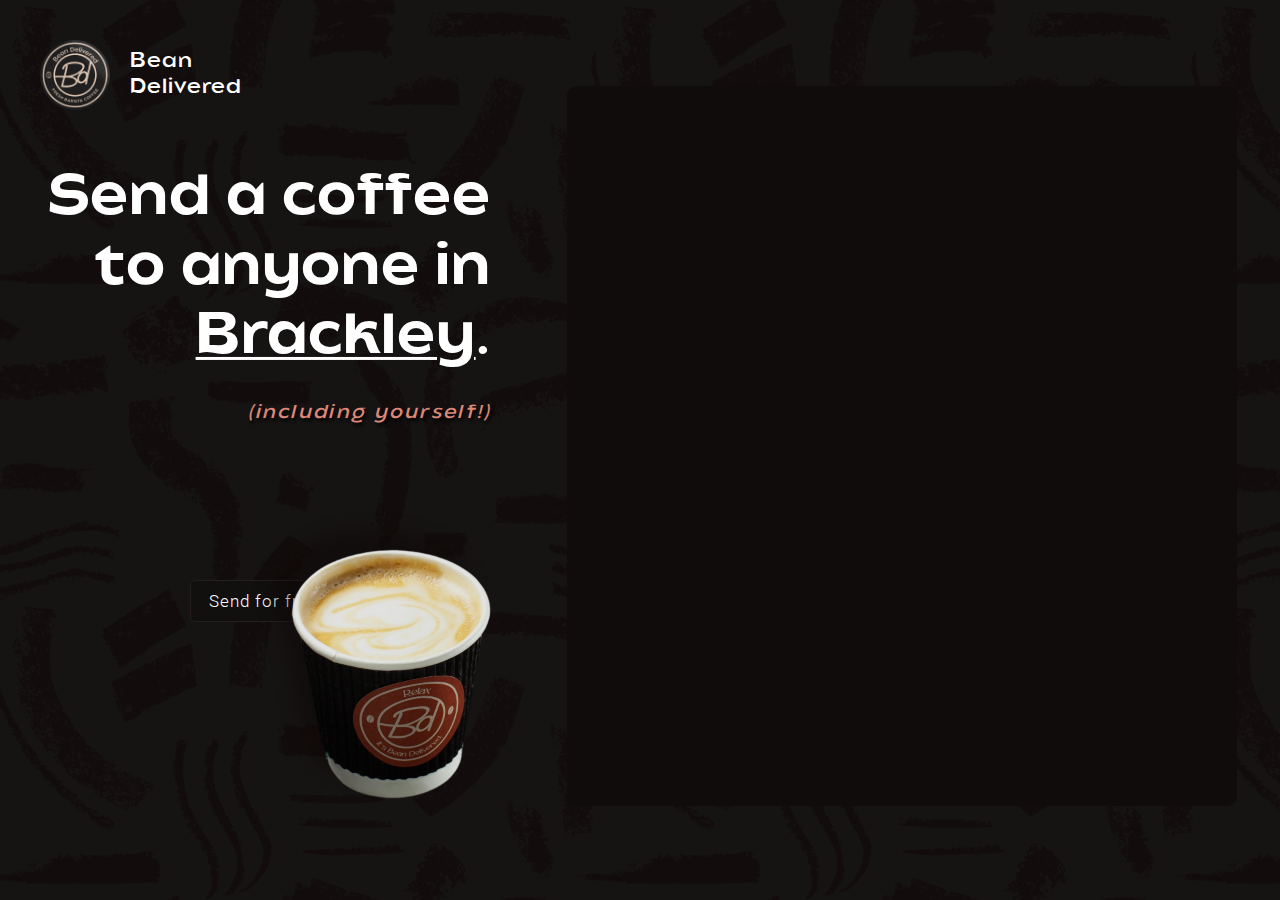
<file: lp/send-a-coffee.html>
<!DOCTYPE html>
<html lang="en">
<head>

    <!-- Google tag (gtag.js) -->
    <script async src="https://www.googletagmanager.com/gtag/js?id=G-9E6SRQQKB1"></script>
    <script>
    window.dataLayer = window.dataLayer || [];
    function gtag(){dataLayer.push(arguments);}
    gtag('js', new Date());

    gtag('config', 'G-9E6SRQQKB1');
    </script>
    
    
    <meta charset="UTF-8">
    <meta http-equiv="X-UA-Compatible" content="IE=edge">
    <meta name="viewport" content="width=device-width, initial-scale=1.0">
    <title>Send a coffee to anyone in Brackley!</title>
    <link rel="stylesheet" href="../main.css">
    <script src="../main.js" defer></script>

    <link rel="shortcut icon" href="../favicon.ico" type="image/x-icon">
</head>
<body class="form_page_body send_a_coffee">

    <main>
        <a href="../index.html" class="brand_header">
            <picture class="sticker" loading="lazy" draggable="false" id="catalog">
                <source srcset="../assets/sticker-dark.webp" type="image/webp">
                <source srcset="../assets/sticker-dark.png" type="image/png"> 
                <img src="../assets/sticker-dark.png" alt="Bean Delivered logo">
            </picture>
            <h2 class="title">Bean<br>Delivered</h2>
        </a>
    
        <div class="intro">
            <h1>Send a coffee to 
                <div class="animated"><span>a</span><span>n</span><span>y</span><span>o</span><span>n</span><span>e</span></div> 
                in <strong>Brackley</strong>. <b>(including yourself!)</b>
            </h1>
    
            <a href="#form" class="cta">Send <span>for free</span>!</a>

            <picture class="coffee_img" loading="lazy" draggable="false" id="catalog">
                <source srcset="../assets/product-shots/macchiato.webp" type="image/webp">
                <source srcset="../assets/product-shots/macchiato.png" type="image/png"> 
                <img src="../assets/product-shots/macchiato.png" alt="Bean Delivered logo">
            </picture>
        </div>
    
        <div class="divider"></div>

        <div class="form_ctnr">
            
            <iframe id="form" style="border:none;width:100%;" width="400px" src="https://notionforms.io/forms/send-a-coffee-to-anyone-in-brackley"></iframe>
        </div>
    </main>
    
</body>
</html>
</file>
<file: main.css>
#loading_bg {
  position: fixed;
  inset: 0;
  background-color: var(--colorB5);
  opacity:1;
  visibility: visible;
  transition: opacity 0.6s ease, visibility 0.6s ease;
  z-index: 12;
  pointer-events: none;
}

::selection {
  color:var(--colorB1);
  background-color: var(--colorC3);
}


html, body, p, h1, h2, h3, h4, h5, h6 {
    margin: 0;
    font-weight: inherit;
  }
  
  @font-face {
    font-family: "Balgin";
    font-weight: 100;
    src: url("assets/fonts/balgindisplay-extralight.ttf");
  }
  
  @font-face {
    font-family: "Balgin";
    font-weight: 200;
    src: url("assets/fonts/balgindisplay-light.ttf");
  }
  
  @font-face {
    font-family: "Balgin";
    font-weight: 400;
    src: url("assets/fonts/balgindisplay-regular.ttf");
  }
  
  @font-face {
    font-family: "Balgin";
    font-weight: 600;
    src: url("assets/fonts/balgindisplay-medium.ttf");
  }
  
  @font-face {
    font-family: "Roboto";
    font-weight: 600;
    src: url("assets/fonts/roboto-regular.ttf");
  }  
  
  @font-face {
    font-family: "Roboto";
    font-weight: 300;
    src: url("assets/fonts/roboto-light.ttf");
  }  


  :root {
    --colorA1:#ffffff;
    --colorA2:#999999;
    --colorA3:#777777;

    --colorB1: #1A1617;
    --colorB2:#201C1B;
    --colorB3: #251E1F;
    --colorB4: #120F0F;
    --colorB5: #161313;
    --colorB6: #100C0C;
    --colorB7: #040404;

    --colorC1:#c26748;
    --colorC2:#d87;
    --colorC3:#ffcbc0;
    --colorC4: #51413f;
  }

  .catalog::-webkit-scrollbar {
    width: 9px;
    height:8px;
  }
  
  .week_selections::-webkit-scrollbar-thumb {
    background-color:var(--colorC1);
  }

  html {
    font-size: 10px;
    scroll-behavior: smooth;
  }
  body {
    color: var(--colorA1);
    overflow-x: hidden;
    overflow-y: scroll;
    letter-spacing: 0.1rem;
  } .home_body {
    background-color: var(--colorB1);
  }
  
  body {
    font-family: 'Balgin', sans-serif;
  }

  button, input {
    font-family: 'Roboto', sans-serif;
  }

  input {
    letter-spacing: 0.05rem;
  } input:focus {
    outline:none;
  }
  
  a {
    text-decoration: none;
    color: unset;
    user-select: none;
  }
  
  b {
    font-weight: 900;
  }
  
  img {
    user-select: none;
    max-width: 100%;
  }
  
  .provisional_body .width_1 {
    
width: clamp(10rem, 85vw, 88rem);
  }
  .width_1 {
    width: clamp(10rem, 85vw, 100rem);
    margin:0 auto;
  } .width_2 {
    /* margin:0 auto; */
  }

  .flex {
    display: flex;
  }
  
  /* END OF GLOBAL STYLES */



.home_body .call_us {
  right: clamp(1rem, 3vw, 3rem);
  top: clamp(1rem, 3vw, 3.2rem);
}

.order_manager_body .call_us {
  bottom: 3rem;
  left: 0;
  right:0;
  margin:0 auto;
}

.call_us {
  position: fixed;
  border-radius: 10rem;
  display: flex;
  justify-content: space-between;
  align-items: center;
  gap: 1.5rem;
  background-color: var(--colorB5);
  padding: 0.4rem 1.8rem 0.4rem 0.4rem;
  z-index: 11;
  width: fit-content;
  border: 0.1rem solid var(--colorB3);
  transition: border-color 0.4s ease;
  display: none;
} .call_us .img {
  background-image: url(assets/icon-telephone.svg);
  background-position: center;
  background-repeat: no-repeat;
  background-size: clamp(1rem, 2.8vw, 1.4rem);
  width: clamp(2rem, 6.5vw, 3rem);
  height: clamp(2rem, 6.5vw, 3rem);
  background-color: var(--colorB3);
  border-radius: 5rem;
} .call_us p {
  font-size: clamp(1.1rem, 3vw, 1.4rem);
  font-weight: 200;
  line-height: 1;
  cursor: pointer;
} .call_us:hover {
  border-color: var(--colorC3);
  transition: border-color 0.05s ease;
}

  .cart_cta {
    width: 100%;
    position: sticky;
    bottom: 0;
    z-index: 9;
    display: flex;
    justify-content: center;
    align-items: center;
    height: clamp(3rem, 12vw, 4.5rem);
    padding: 2.5rem 0;
    display: none;
  } .cart_cta a {
    display: flex;
    align-items: center;
    justify-content: center;
    font-size: clamp(0.8rem, 4vw, 1.4rem);
    color: var(--colorA1);
    font-weight: 200;
    border: 0.15rem solid var(--colorC2);
    background-color: var(--colorC1);
    font-weight: 200;
    border-radius: 0.3rem;
    width: 90%;
    height: 100%;
    box-shadow: 0 0.6rem 1rem -0.6rem var(--colorB1);
  }


  .intro_sec {
    /* background-image: linear-gradient(180deg, #131313, #0000 38%); */
    max-height: 100svh;
  } .intro_sec .logo_stamp {
    width: clamp(3.6rem, 27vw, 13rem);
    height: clamp(3.6rem, 27vw, 13rem);
    background-image: url(assets/sticker-dark.png);
    background-image: -webkit-image-set(url(assets/sticker-dark.png) 1x, url(assets/sticker-dark.webp) 1x);
    background-repeat: no-repeat;
    background-position: center;
    background-size: contain;
  } .intro_sec .txt {
    color: var(--colorA1);
    font-size: clamp(2.5rem, 9vw, 5rem);
    display: flex;
    flex-direction: column;
    justify-content: center;
    align-items: center;
    height: clamp(30rem, 118vw, 62rem);
    position: relative;
    z-index: 11;
  } .intro_sec .txt .ctnr {
    width: clamp(23rem, 85vw, 62rem);
    transform: translateY(-1rem);
  } .intro_sec .bt_ctnr {
    margin: 0rem 0 2.5rem 0;
    display: flex;
    flex-direction: row;
    gap: clamp(0.6rem, 5vw, 2rem);
    align-items: center;
    max-width: clamp(20rem, 82vw, 38rem);
  } .intro_sec .order_cta.lead_button {
  font-family: 'Roboto';
  font-weight: 500;
  position: relative;
  } .intro_sec .order_cta {
    background: var(--colorB3);
    padding: 0 clamp(1rem, 5vw, 3rem) 0 4.5rem;
    font-size: clamp(0.8rem, 3.7vw, 1.52rem);
    border-radius: 0.4rem;
    color: var(--colorA1);
    font-weight: 200;
    display: block;
    width: max-content;
    display: flex;
    justify-content: center;
    align-items: center;
    height: clamp(3rem, 10.5vw, 4.5rem);
    border: 0.1rem solid var(--colorB3);
    transition: border-color 0.4s ease;
    text-align: center;
  } .intro_sec .order_cta:hover {
    border: 0.1rem solid var(--colorC3);
    transition: border-color 0.1s ease;
  } .manage_orders_cta {
    font-size: clamp(1.1rem, 3vw, 1.5rem);
    font-weight: 400;
    color: var(--colorC2);
    cursor: default;
  } .manage_orders_cta a {
    text-decoration: underline;
    text-underline-offset: 0.5rem;
    color: var(--colorA1);
  }  .intro_sec .arrow {
    width: 0.7rem;
    height: 0.7rem;
    border-right: 0.2rem solid var(--colorA1);
    border-bottom: 0.2rem solid var(--colorA1);
    box-sizing: border-box;
    transform: rotate(45deg);
    margin-left: clamp(1rem, 3vw, 1.6rem);
  } .home_body h1 {
    font-size: clamp(2.3rem, 8.3vw, 5.2rem);
    font-weight: 600;
    line-height: 1.16;
    margin: clamp(1.3rem, 3vw, 3rem) 0 clamp(1.3rem, 5vw, 2rem);
    letter-spacing: 0;
    /* text-shadow: 0.15rem 0.15rem 0rem var(--colorC2); */
  } .home_body h1 span {
    color: var(--colorC1);
    display: block;
    font-size: 1.6em;
  } .intro_sec .showoff {
    background-image: url(assets/bg1.png), linear-gradient(30deg, #503935, #0000 38%);
    background-image: -webkit-image-set(url(assets/bg1.png) 1x, url(assets/bg1.webp) 1x), linear-gradient(30deg, #503935, #0000 38%);
    background-color: var(--colorB1);
    background-size: clamp(24rem, 19vw, 40rem), cover;
    width: 100%;
    height: clamp(28rem, 90vw, 185rem);
    position: relative;
    border-radius: 4rem 4rem 0 0;
  } .intro_sec .showoff .img {
    background-image: url(assets/hero-image.png);
    background-image: -webkit-image-set(url(assets/hero-image.png) 1x, url(assets/hero-image.webp) 1x);
    background-size: contain;
    background-position: center bottom;
    background-repeat: no-repeat;
    width: 100%;
    height: clamp(31rem, 96vw, 90vh);
    position: relative;
    z-index: 10;
    top: -4rem;
    object-fit: contain;
} .intro_sec .location {

display: flex;

align-items: center;

gap: 1rem;

font-weight: 300;

letter-spacing: 0.15rem;

cursor: default;
} .intro_sec .divider.dotted {
  
flex: 1;
  
border-top: 0.4rem dotted var(--colorC2);
  
position: relative;
  
top: 0.2rem;
  
max-width: 4rem;
} .intro_sec .location img {

width: 1.2rem;
} .intro_sec .location span {

font-size: clamp(0.8rem, 3vw, 1.3rem);

color: #D0D0D0;
} .intro_sec .location strong {
  font-weight: 300;
  color: var(--colorA1);
} .provisional_body .intro_sec .showoff .img {

width: 88%;

margin: 0 auto;

top: -15rem;

right: 0.5rem;
} .provisional_body .intro_sec .showoff {
  
height: clamp(21rem, 65vw, 79vh);
}


.big_title_sec {
  position: relative;
  width: 100%;
  display: flex;
  flex-direction: column;
  justify-content: center;
  align-items: center;
  font-size: 4rem;
  line-height: 1.2;
  color: var(--colorA1);
  background-color: var(--colorB1);
  padding: clamp(5rem, 18vw, 7rem) 0rem clamp(13rem, 35vw, 15rem);
  gap: 4.5rem;
  box-sizing: border-box;
} .big_title_sec .title {
  font-size: clamp(2.5rem, 7.3vw, 4.2rem);
  font-weight: 400;
  text-align: center;
  line-height: 1.5;
  width: clamp(6rem, 90vw, 130rem);
} .big_title_sec .sticker {
  position: absolute;
  bottom: 0;
  transform: translateY(53%);
  width: clamp(11rem, 28vw, 15rem);
}

.brand_bullets {
  display: flex;
  gap: 2rem;
  flex-direction: column;
  align-items: center;
  width: 70%;
} .brand_bullets .divider {
  width: 3rem;
  height: 0.1rem;
  background-color:var(--colorB3);
} .bullet {
  display: flex;
  gap: 1.3rem;
  justify-content: center;
  align-items: center;
  box-sizing: border-box;
  max-width: 85vw;
} .bullet img {
  width: clamp(1.5rem, 5vw, 1.8rem);
  height: clamp(1.5rem, 4vw, 1.6rem);
} .bullet p {
  color: var(--colorA1);
  font-weight: 200;
  font-size: clamp(1.1rem, 3.5vw, 1.4rem);
  text-align: left;
}

.info_row {
  display: flex;
  justify-content: space-between;
  align-items: flex-end;
  gap: clamp(0.5rem, 1.2vw, 0.8rem);
  font-weight: 600;
  font-family: 'Roboto';
} .info_row .divider {
  flex: 1;
  height: 0.1rem;
  background-color: var(--colorC4);
} .info_row .price {
  color: var(--colorC3);
}

.catalog_sec {
  padding: clamp(8rem, 28vw, 14rem) 0 0;
  background-color: var(--colorB4);
  display: flow-root;
} .path_ctnr_1, .path_ctnr_2 {width: clamp(10rem, 70vw, 115rem);position: relative;} .cart_sec h2 {
  color: var(--colorC2);
  font-size: clamp(1.5rem, 7vw, 3rem);
  font-weight: 400;
  margin-bottom: clamp(2rem, 2vw, 3rem);
} .catalog::-webkit-scrollbar-button:start:decrement {
  width: clamp(2rem, 7vw, 6rem);
} .catalog::-webkit-scrollbar-button:end:increment {
  width: clamp(2rem, 7vw, 6rem);
  display: block;
  background: transparent;
  margin:0 auto;
} .product_slots article {
  scroll-snap-align: center;
  display: flex;
  flex-direction: column;
  align-items: center;
  justify-content: center;
  gap: clamp(0.4rem, 1.6vw, 1rem);
  color: var(--colorA1);
  text-align: center;
  padding: 0 clamp(1rem, 6vw, 2.7rem);
  box-sizing: border-box;
  position: relative;
  transition: background-color 0.3s ease-in;
} .product_slots article:not(.none):hover {
  background-color: var(--colorB6);
  transition: background-color 0.05s ease-in-out;
} .product_slots h3 {
  font-size: clamp(2rem, 5.5vw, 2.1rem);
  font-weight: 400;
  border-bottom: 0.1rem solid var(--colorB2);
  padding-bottom: 0.8rem;
} .product_slots article p {
  font-weight: 400;
  font-size: clamp(1rem, 3.3vw, clamp(1.3rem, 2vh, 1.5rem));
  line-height: 1.35;
  font-family: 'Roboto', sans-serif;
  color: #585858;
  transition: color 0.5s ease;
  letter-spacing: 0.06rem;
} .product_slots article:hover p {
  color: #777;
  transition: color 0.3s ease;
} .product_slots .product_img, .product_slots .product_img img {
  width: 100%;
  object-fit: contain;
  margin-bottom: 0.5rem;
} .catalog .product_img, .catalog .product_img img {
  height: clamp(13rem, 40vw, 16rem);
} .product_slots .product_img, .product_slots .product_img img {
  height: clamp(8rem, 25vw, clamp(10rem, 17vh, 19rem));
  width: clamp(8rem, 30vw, clamp(14rem, 25vh, 20rem));
}


.add_bt, .subtract_bt {
  width: clamp(2.4rem, 7.5vw, 3rem);
  height: clamp(2.4rem, 7.5vw, 3rem);
  text-align: center;
  border-radius: 0.5rem;
  box-sizing: border-box;
  background-repeat: no-repeat;
  background-size: 33%;
  background-position: center;
  cursor: pointer;
  border: 0.15rem solid;
  border-color: var(--colorB2);
  background-color: transparent;
  transition: background-color 0.3s ease, border-color 0.3s ease;
  padding: unset;
} .add_bt:hover {
  border: 0.15rem solid;
  border-color: var(--colorC2);
  background-color: var(--colorB1);
  transition: background-color 0.15s ease, border-color 0.15s ease;
} .subtract_bt:hover {
  background-color: var(--colorB1);
  transition: background-color 0.15s ease;
} .add_bt {
  background-image: url(assets/plus.svg);
} .subtract_bt {
  background-image: url(assets/minus.svg);
}

.provisional_body .operator {
  display: none;
}
.operator {
  display: flex;
  gap: clamp(0.4rem, 1.5vw, 1rem);
  justify-content: center;
  align-items: center;
} .operator .amount {
  width: clamp(1.2rem, 4vw, 1.8rem);
  text-align: center;
  background: no-repeat;
  border: none;
  font-size: clamp(1.2rem, 4vw, 1.6rem);
  cursor: default;
  font-weight: 400;
  color: var(--colorA1);
}
/* Chrome, Safari, Edge, Opera */
.operator input::-webkit-outer-spin-button,
.operator input::-webkit-inner-spin-button {
  -webkit-appearance: none;
  margin: 0;
}
/* Firefox */
.operator input[type=number] {
  -moz-appearance: textfield;
}



.cart_sec {
  background-color: var(--colorB5);
  padding: clamp(4rem, 12vw, 9rem) 0 8rem;
  border-top: 0.3rem solid var(--colorB1);
} .cart_sec .width_1 {

} .cart_sec .flex {
  gap: clamp(4rem, 10vw, 6rem);
  justify-content: space-between;
  flex-direction: column;
  margin-top: 1.5rem;
} .cart_sec .flex > div {
  flex:1;
} .cart_sec .items_ctnr, .summary_ctnr {
  display: flex;
  font-weight: 200;
  flex-direction: column;
} .cart_sec .items_ctnr {
  gap: 3rem;
} .summary_ctnr {
  gap: 1rem;
} .singles_summary, .order_manager_body .subscription_summary {
  display: flex;
  flex-direction: column;
  gap: 1.5rem;
} .subscription_title {
  font-size: 1.4rem;
  color: var(--colorC2);
  font-weight: 600;
  margin-bottom: 1.6rem;
  display: block;
  text-decoration: underline;
  text-underline-offset: 0.4rem;
} .items_ctnr {
  border-radius: 0.6rem;
  font-size: clamp(1rem, 4vw, 1.5rem);
  line-height: 1;
} .cart_sec .items_ctnr, .cart_sec input {
  font-family: 'Roboto', sans-serif;
} .item {
  display: flex;
  justify-content: space-between;
  align-items: end;
  gap: clamp(1rem, 3vw, 1.6rem);
} .item .divider {
  flex: 1;
} .item.total {
  color:var(--colorC3)
} .summary_ctnr {
  font-size: clamp(1.6rem, 5vw, 2.2rem);
} .summary_ctnr > .divider {
  margin: 2rem 0;
} .cart_sec .divider, .catalog_sec .divider {
  width:100%;
  height: 0.08rem;
  background: var(--colorB3);
}  .week_days {

display: flex;

flex-direction: column;

gap: 1.5rem;
} .name_input {
  width: 100%;
  padding: 1.3rem 1.4rem;
  border: 0.1rem solid var(--colorB1);
  background-color: var(--colorB1);
  color: var(--colorC2);
  font-weight: 600;
  border-left: 0.3rem solid var(--colorC2);
  box-sizing: border-box;
  font-size: 1.5rem;
  font-family: 'Roboto', sans-serif;
  border-radius: 0 0.4rem 0.4rem 0;
  margin: 1.5rem 0 0;
} .summary_ctnr input:not(.name_input), .summary_ctnr select {
  background: var(--colorB1);
  border: unset;
  padding: 0.7rem 1rem;
  border-radius: 0.3rem;
  color: var(--colorA1);
  font-weight: 600;
  font-size: 1.4rem;
  margin: 0 0 0 auto;
  display: block;
  height: 3.4rem;
  box-sizing: border-box;
} .input_button_ctnr {
  display: flex;
  gap: 1rem;
  margin: 1rem 0 1rem auto;
} .input_button_ctnr button {
  background-color: #0000;
  border: 0.1rem solid var(--colorC2);
  border-radius: 0.3rem;
  font-weight: 200;
  color: var(--colorA1);
  font-size: 1.2rem;
  padding: 0 1rem;
  cursor: pointer;
  font-family: 'Roboto', sans-serif;
} .input_button_ctnr button:hover {
  background-color: var(--colorB2);
} .pay_cta {
  text-align: center;
  border: 0.1rem solid var(--colorC2);
  border-radius: 0.3rem;
  font-size: 1.5rem;
  padding: 1.2rem 0;
  cursor: pointer;
} .address_line_input, .address_reference_input {
  min-width:80%;
} .input_ctnr {
  display: flex;
  gap:1rem;
} .input_ctnr input {
  width: 100%;
}


.dowPicker {
  text-align: center;
  display: flex;
  font-family: 'Roboto', sans-serif;
  font-weight: 400;
  width: 100%;
  justify-content: space-between;
} .dowPickerOption{
  display: flex;
} .dowPickerOption input[type=checkbox] {
  display: none;
} .dowPickerOption label{
  color: var(--colorA1);
  cursor: pointer;
  transition: background-color 0.4s ease, border-color 0.2s ease-out;
  border: 0.15rem solid;
  border-color: var(--colorB1);
  border-radius: 0.3rem;
  user-select: none;
  background-color: var(--colorB3);
} .dowPickerOption input:not(:disabled) + label:hover {
  transition: background-color 0s ease, border-color 0.2s ease-out;
  background-color: var(--colorB1);
} .dowPickerOption input[type=checkbox]:checked ~ label {
  color: var(--colorA1);
  font-weight: 500;
  border-color: var(--colorC2);
  background-color: var(--colorC1);
} .dowPickerOption label {
  font-size: clamp(0.9rem, 3vw, 1.25rem);
  padding: clamp(0.3rem, 1vw, 0.5rem) clamp(0rem, 1.5vw, 1.5rem);
}

.subscription_resume {
  
text-align: center;
  
width: 95%;
  
margin: 1rem auto 3rem;
  
font-size: clamp(1.3rem, 4vw, 1.5rem);
  
line-height: 1.5;
} .subscription_resume p {
  
display: block;
  
font-size: 0.9em;
  
margin-top: 2rem;
  
color: var(--colorC3);
} .subscription_resume span {
  color:var(--colorC3);
}


.range_selector{
	position: relative;
} .range_value {
	position: relative;
  text-align: center;
} .range_value::after{
  content: 'week(s)';
  margin-left: 5px;
} input[type="range"] {
  display: block;
  -webkit-appearance: none;
  -moz-appearance: none;
  background: var(--colorB3);
  border-radius: 0.3rem;
  width: 100%;
  height: 1.2rem;
  outline: 0;
  margin: 0;
  box-sizing: border-box;
  border: 0.1rem solid var(--colorB1);
} input[type="range"]::-webkit-slider-thumb {
  -webkit-appearance: none;
  background-color: var(--colorB2);
  width: 1.8rem;
  height: 1.8rem;
  border-radius: 50%;
  cursor: pointer;
  transition: transform 0.2s ease-in-out;
  border: 0.6rem solid var(--colorC1);
  box-shadow: unset;
} input[type="range"]::-webkit-slider-thumb:active {
    transform: scale(1);
} input[type="range"]::-webkit-slider-thumb:hover {
  transform:scale(1.1);
}

.range_ctnr {
  display: flex;
  flex-direction: column;
  justify-content: space-between;
  gap: 1.5rem;
  margin: 1rem 0;
} .week_n {
  font-size: 1.3rem;
}

.subscription_output {
  text-align: center;
  font-size: clamp(1.2rem, 3.3vw, 1.5rem);
  margin: 1rem auto;
  font-weight: 300;
  line-height: 1.6;
} .subscription_output span {
  color: var(--colorC2);
  background-color: var(--colorB1);
}

footer {
  background-color: var(--colorC1);
  display: flex;
  justify-content: center;
  align-items: center;
  padding: 1.5rem 0.5rem;
  font-family: 'Roboto', sans-serif;
} footer span {
  font-size: clamp(1.2rem, 3.3vw, 1.4rem);
  font-weight: 300;
  color: var(--colorA1);
  text-align: center;
  display: block;
  line-height: 1.5;
}


.product_slots {
  display: flex;
  flex-direction: column;
  justify-content: center;
  align-items: center;
  gap: clamp(3rem, 9vw, 8rem);
} .product_slots .slot {
  position: relative;
  height: clamp(15rem, 100vw, 50rem);
  max-height: 100vh;
  overflow-y: auto;
  scroll-snap-type: y mandatory;
  border-radius: 2.5rem;
  scroll-behavior: smooth;
  border: 0.1rem solid var(--colorB2);
  /* box-shadow: -1.3rem -1.3rem 2.5rem #161212, 1.3rem 1.3rem 2.5rem #100B0B; */
  background-color: var(--colorB4);
  max-width: 42rem;
  margin: 0 auto;
} .slot article:not(:last-child) {
  border-bottom: 0.1rem solid var(--colorB1);
} .slot article {
  height: 100%;
  box-sizing: content-box;
} .slot .operator {
  margin-top: 1rem;
} .product_slots article p {
  max-width: 28rem;
  font-weight: 600;
}

.guide {
  position: sticky;
  right: 0;
  left: 0;
  display: flex;
  justify-content: center;
  align-items: center;
  height: clamp(2.5rem, 11vw, 4.5rem);
  z-index: 2;
  backdrop-filter: blur(0.6rem);
  cursor: pointer;
  box-sizing: border-box;
  background-color: var(--colorB5);
  /* box-shadow: 0 0 2rem 0.5rem var(--colorB6); */
  color: var(--colorB2);
  transition: color 0.3s ease;
} .guide .bt {
  width: 89%;
  height: clamp(1.5rem, 5vw, 2.5rem);
  background-color: #0000;
  position: relative;
  display: flex;
  justify-content: center;
  align-items: center;
} .guide:hover {
  color: var(--colorB3);
  transition: color 0.05s ease;
} .guide:hover .bt {

} .guide:hover .bt::after {
  border-color: var(--colorA2);
} .guide.up {
  top: 0;
  border-bottom: 0.08rem solid;
} .guide.down {
  bottom: 0;
  border-top: 0.08rem solid;
} .guide .bt::after {
  content: '';
  position: relative;
  width: 0.4rem;
  height: 0.4rem;
  transform: translateY(20%) rotate(45deg);
  border-left: 0.3rem solid;
  border-top: 0.3rem solid;
  border-color: var(--colorA3);
} .guide.down .bt::after {
  transform: translateY(-15%) rotate(225deg);
}


.product_slots .plus {
  line-height: 1;
  color: var(--colorC3);
  background-image: url(assets/icon-plus.svg);
  background-position: center;
  background-size: contain;
  background-repeat: no-repeat;
  width: clamp(2.3rem, 5vw, 3rem);
  height: clamp(2.3rem, 5vw, 3rem);
} .none {
  background-color: var(--colorB4);
} .none img {
  opacity: 0.05;
} .product_slots h4 {
  font-weight: inherit;
  text-align: center;
}

.cart_sec .disclaimer {
  margin: 2rem auto;
  display: block;
  text-align: center;
  font-size: clamp(1rem, 2.8vw, 1.35rem);
  font-weight: 300;
  /* width: 85%; */
  color: var(--colorC2);
  line-height: 1.5;
} .cart_sec .disclaimer b {
  color: #DDD;
  font-weight: 300;
} .cart_sec .summary_ctnr .disclaimer {
  margin: 1rem 0;
  color: var(--colorA2);
}

.subscription_steps_ctnr {
  width: 100%;
  overflow: hidden;
  display: flex;
  flex-direction: row;
  box-sizing: border-box;
  scroll-snap-type: x mandatory;
  scroll-behavior: smooth;
  transition: max-height 0.6s ease;
  max-height: 200rem;
}


.subscription_steps_ctnr .step {
  min-width: 100vw;
  scroll-snap-align: center;
  height: min-content;
} .caption {
  
text-align: left;
  
font-size: 1.5rem;
  
  
font-weight: 400;
  
margin: 0 auto 1rem;
  
width: clamp(10rem, 80vw, 115rem);
  
color: var(--colorA1);
  
max-width: 89rem;
  
font-weight: 300;
  
padding-left: clamp(0.5rem, 1vw, 1.5rem);
}

.product_slots .path {
  width: calc(50% - 0.4rem);
  height: clamp(3rem, 8vw, 7rem);
  color: var(--colorB5);
  position: absolute;
  z-index: 3;
  left: 0;
  right: 0;
} .path_ctnr_1 .path {
  display: none;
} .path_ctnr_2 .path {
  border-right: 0.6rem solid;
} .slots_price, .subscription_settings .weekly_price, .order_manager_body .weekly_price {
  text-align: center;
  font-size: clamp(3rem, 10vw, 4rem);
  color: var(--colorC2);
  font-family: 'Balgin', sans-serif;
  font-weight: 500;
  line-height: 1.25;
  margin: 1.5rem 0 1.2rem;
} .weekly_price .cumulative_discount {

color: var(--colorA3);

font-weight: 500;
} .slots_price span, .weekly_price span {
  display: block;
  font-size: 0.4em;
  color: var(--colorA1);
  font-weight: 300;
} .product_slots .item {
  font-size: clamp(0.8rem, 4vw, 1.6rem);
  line-height: 1;
  font-weight: 600;
  margin-bottom: 2rem;
  color: var(--colorC2);
  font-family: 'Roboto', sans-serif;
} .product_slots .item .divider {
  height:0.08rem;
  background-color: var(--colorB1);
  flex:1;
} .step_bt {
  font-size: clamp(1.4rem, 5vw, 1.6rem);
  position: relative;
  width: clamp(16rem, 80vw, 92rem);
  display: block;
  margin: 0 auto;
} .subscription_steps_ctnr .flex_bt_ctnr {margin-top: clamp(5rem, 10vw, 7rem);} .subscription_steps_ctnr .flex_bt_ctnr > span {

} .subscription_steps_ctnr .flex_bt_ctnr .info_row {
  width: clamp(13rem, 78vw, 27rem);
  font-size: 1.8rem;
} .subscription_steps_ctnr .flex_bt_ctnr a, .catalog_cta {

margin-top: 1rem;
} .subscription_steps_ctnr .flex_bt_ctnr a::after {
  
} .subscription_steps_ctnr .flex_bt_ctnr .title {
  
font-weight: 400;
  
font-size: 2.25rem;
  
width: clamp(13rem, 78vw, 27rem);
  
color: var(--colorC2);
} .flex_bt_ctnr {
  display: flex;
  flex-direction: column;
  justify-content: center;
  align-items: center;
  gap: clamp(1rem, 4vw, 1.6rem);
  margin: 3rem auto 4rem auto;
  z-index: 3;
  font-size: clamp(1.4rem, 5vw, 1.75rem);
} .flex_bt_ctnr a, .return_bt, .catalog_cta {
  padding: clamp(1rem, 4vw, 1.5rem) clamp(3rem, 3vw, 4rem);
  background-color: var(--colorB5);
  border-radius: 0.4rem;
  box-sizing: border-box;
  text-align: center;
  font-weight: 300;
  letter-spacing: 0.15rem;
  border: 0.1rem solid var(--colorB3);
  cursor: pointer;
  position: relative;
  color: var(--colorA1);
} .flex_bt_ctnr .return_bt {background-color: var(--colorB5);border: 0.1rem solid transparent;} .product_slots .item .price {

} .flex_bt_ctnr .subscribe_bt::after, .catalog_cta::after {text-align: center;display: block;font-weight: 300;position: absolute;right: 0;left: 0;bottom: -3.2rem;font-size: 1em;margin: 0 auto;color: var(--colorC2);text-underline-offset: 0.5rem;} .flex_bt_ctnr > .ctnr {
  position:relative;
} .flex_bt_ctnr .subscribe_bt::before, .flex_bt_ctnr .finish_order_bt::before, .catalog_cta::before, .order_cta.lead_button::before {
  width: 1.8rem;
  position: absolute;
  left: 1.5rem;
  top: 50%;
  transform: translateY(-40%);
} .flex_bt_ctnr .subscribe_bt::before, .catalog_cta::before, .order_cta.lead_button::before  {
  content:url(assets/icon-bell.svg);
} .flex_bt_ctnr .finish_order_bt::before {
  content:url(assets/icon-check-coloured.svg);
} .return_bt::before {
  content:'';
  left: 2.4rem;
  width: 0.5rem;
  height: 0.5rem;
  position: absolute;
  border-top: 0.25rem solid var(--colorB3);
  border-left: 0.25rem solid var(--colorB3);
  transform: translate(0, 0.6rem) rotate(-45deg);
  transition: border-color 0.3s ease;
} .return_bt:hover:before {
  transition: border-color 0.1s ease;
  border-color:var(--colorA1);
} .flex_bt_ctnr .divider {
} .flex_bt_ctnr .divider:first-child {
  
margin-bottom: 3rem;
} .flex_bt_ctnr .divider:last-child {
} .flex_bt_ctnr .subscribe_bt, .flex_bt_ctnr .finish_order_bt, .catalog_cta {
  border-color: var(--colorC2);
}

.catalog_cta {
position: sticky;
bottom: 2rem;
z-index: 7;
margin-bottom: 6rem;
width: clamp(13rem, 85vw, 35rem);
margin-top: 0;
background-color: var(--colorB5);
border-radius: 0.6rem;
font-size: clamp(0.8rem, 3.7vw, 1.52rem);
font-family: 'Roboto';
}

.selected_items_subscription_flex {
  display: flex;
  flex-direction: column;
}

.subscriptions_display {
  width: clamp(10rem, 100vw, 115rem);
  position: relative;
} .selected_items {
  width: clamp(10rem, 80vw, 115rem);
  margin: 0 auto 5rem;
}

.selected_items .ctnr, .subscriptions_display .ctnr {
  /* min-width: clamp(10rem, 80vw, 115rem); */
  display: flex;
  flex-direction: revert;
  gap: clamp(0.4rem, 3vw, 2.1rem);
  max-height: clamp(26rem, 75vw, 30rem);
  overflow: auto;
  position: relative;
  padding: 0 2rem 3rem 2rem;
  box-sizing: border-box;
  -webkit-mask-image: linear-gradient(90deg, #fff 91%, #0000);
} .selected_items .ctnr article, .subscription_option {
  border-radius: 0.4rem;
  display: flex;
  gap: clamp(1rem, 3.5vw, 2.2rem);
  padding: clamp(0.8rem, 4vw, 1.8rem) clamp(0.5rem, 5vw, 2.5rem) clamp(0.8rem, 4vw, 1.8rem) clamp(0.8rem, 4vw, 2.5rem);
  font-size: clamp(1.2rem, 3.6vw, 1.5rem);
  font-weight: 300;
  position: relative;
  min-height: 5rem;
  align-items: center;
  border: 0.06rem solid var(--colorB3);
  min-width: clamp(14rem, 60vw, 28rem);
} .subscription_option {
  background-color: var(--colorB5);
  transition: border-color 0.4s ease, background-color 0.4s ease;
  cursor: pointer;
  box-shadow: 0 0.5rem 1rem -0.3rem var(--colorB4);
} .subscriptions_display .subscription_option.highlight {
  
border-color: rgb(194 103 72);
  
background-color: var(--colorB4);
} .subscription_option.soon {
  
background: var(--colorB5);
} .subscriptions_display .subscription_option:hover {
  border-color: var(--colorC2);
  background-color: var(--colorB2);
  transition: border-color 0.05s ease, background-color 0.05s ease;
} .selected_items .ctnr article .txt, .subscriptions_display .ctnr .txt {
  flex: 1;
  display: flex;
  flex-direction: column;
  gap: clamp(0.5rem, 1.2vw, 0.6rem);
} .subscriptions_display .info_row .price {
} .selected_items .ctnr .scroll_shadow, .subscriptions_display .ctnr .scroll_shadow {
  position: sticky;
  min-height: 3rem;
  width: 100%;
  display: block;
  pointer-events: none;
  z-index: 2;
  background-image: linear-gradient(0deg, var(--colorB4) 38%, #0000);
  bottom: 0;
} .selected_items .ctnr img {
  width: clamp(4rem, 9vw, 5rem);
  height: clamp(4rem, 9vw, 5rem);
  object-fit: contain;
} .subscriptions_display .ctnr picture, .subscriptions_display .ctnr img {
  width: clamp(4rem, 15vw, 7.5rem);
  height: clamp(4rem, 12vw, 6rem);
  object-fit: contain;
} .subscriptions_display .subscription_option {

} .selected_items .ctnr h3, .subscriptions_display .ctnr h3 {
  font-weight: 400;
  font-size: 1.3em;
  color: var(--colorC3);
}
.lead_button {
  cursor: pointer;
}
.subscriptions_display .lead_form {
position: fixed;
z-index: 15;
background: var(--colorB5);
padding: 3rem 0rem 0rem;
display: none;
margin: 0 auto;
width: clamp(20rem, 90vw, 50rem);
left: 0;
right: 0;
border-radius: 0.7rem;
box-sizing: border-box;
top: 50%;
box-shadow: 0 0 0 100vw #0006;
border: 0.2rem solid var(--colorB3);
height: clamp(50rem, 85vh, 58rem);
overflow: auto;
transform: translateY(-50%);
} .subscriptions_display .lead_form iframe {
}

.selected_items .ctnr .remove_bt {
  
position: absolute;
  
top: 0.3rem;
  
right: 0.3rem;
  
width: 2rem;
  
height: 2rem;
  
background-image: url(assets/icon-X.svg);
  
background-position: center;
  
background-size: 1rem;
  
background-repeat: no-repeat;
  
background-color: var(--colorB5);
  
border-radius: 0.3rem;
  
cursor: pointer;
  
border: 0.1rem solid var(--colorB3);
} #exit_area {
  display: none;
  position: fixed;
  inset: 0;
  z-index: 14;
}

.subscription_settings {
  font-size: clamp(0.9rem, 4vw, 1.7rem);
  display: flex;
  flex-direction: column;
  justify-content: center;
  align-items: center;
  font-weight: 300;
  font-family: 'Roboto', sans-serif;
  margin: 0 auto clamp(0rem, 0vw, 1rem) auto;
  max-width: 48rem;
  width: clamp(10rem, 80vw, 115rem);
  /* background: var(--colorB5); */
  box-sizing: border-box;
  border-radius: 0.4rem;
  overflow: hidden;
} .subscription_settings .ctnr {

display: flex;

flex-direction: column;

gap: clamp(1.4rem, 2vw, 1.8rem);
} .subscription_manager_disclaimer {
  
text-align: center;
  
margin: 0 auto;
  
line-height: 1.5;
  
font-size: clamp(1.3rem, 2vw, 1.35rem);
  
width: 90%;
} .subscription_manager_disclaimer a {

color: var(--colorC3);

text-decoration: underline;

text-underline-offset: 0.3rem;

}

.cart_sec .subscription_summary {
  
display: flex;
  
flex-direction: column;
  
gap: 1.4rem;
  
margin-bottom: 3rem;
}

.home_body .order_notes {
border-color: var(--colorC2);
} .order_manager_body .order_notes {
  border-color: var(--colorB5);
}
.order_notes {
  width: 100%;
  box-sizing: border-box;
  border-radius: 0.7rem;
  background-color: var(--colorB3);
  outline: 0.1rem solid #0000;
  width: 100%;
  max-width: fit-content;
  min-width: 100%;
  min-height: 7rem;
  height: 11rem;
  max-height: 20rem;
  color: var(--colorA1);
  padding: clamp(1rem, 3.5vw, 2rem);
  font-size: clamp(1.3rem, 4vw, 1.4rem);
  border: 0.08rem solid;
  line-height: 1.3;
  font-family: 'Roboto';
  font-weight: 300;
} .order_cta:focus-visible {
  outline: 0.1rem solid var(--colorB2);
} .order_notes::placeholder {
  color: var(--colorA2);
  font-weight: 600;
}

.week_selections {
  /* max-height: 14rem; */
  overflow-x: auto;
  position:relative;
  border-radius: 0 0 0.6rem 0.6rem;
  padding: 0 0 0.6rem 0;
  font-size: 0.85em;
  gap: 2rem;
  margin: 2rem 0;
  padding: 0 clamp(1rem, 1vw, 2.5rem) 3rem;
  display: flex;
  flex-direction: row;
}
.week_selections .week {
  display: flex;
  flex-direction: column;
} .week .selects {
  
display: flex;
  
gap: 1rem;
  
flex-flow: row wrap;
} .week.current > span {
  color: var(--colorC2);
} .week > span {

color: var(--colorA2);

font-family: 'Roboto';

font-weight: 600;
}
.week_selections .week {
  gap: 1rem;
} .week_selections select {
  
background-color: var(--colorB3);
  
color: var(--colorA1);
  
border: unset;
  
padding: 0.6rem;
  
border-radius: 0.4rem;
  
letter-spacing: 0.06rem;
  
flex: 1;
  
font-size: 1.1em;
}
.dowPickerOption input[type=checkbox]:disabled ~ label, input[type="range"]::-webkit-slider-thumb {
  
cursor: default;
}

.dowPickerOption input[type=checkbox]:checked:disabled ~ label {
  
background-color: var(--colorB5);
  
font-weight: 900;
  
border-color: var(--colorA2);
} input[type="range"]:disabled::-webkit-slider-thumb {

border-color: var(--colorA3);
}


.order_manager_body .range_ctnr {
  
margin: 2rem 0;
}


.final_txt {

text-align: center;

font-size: clamp(1.4rem, 4.1vw, 1.8rem);

font-weight: 100;

font-family: 'Roboto';

color: #FFE3E3;
} .final_txt p {

margin-bottom: 1.4rem;

line-height: 1.55;

font-family: 'Roboto';
} .final_txt p i {
  
font-size: 0.8em;
} .final_txt p span {

color: var(--colorC3);

display: block;

margin: 2.8rem auto;

letter-spacing: 0.15rem;
} .final_txt p span b {
  font-weight: 100;
  background-color: var(--colorB6);
} .final_txt p strong {
  
}















/* ORDER MANAGER MENU */

.order_manager_body {
  background-color: var(--colorB4);
} .order_manager_body header {

display: flex;

justify-content: space-between;

font-size: clamp(1.1rem, 4vw, 1.5rem);

padding: clamp(0rem, 4vw, 5rem) 2rem 0;

padding-left: 0;

z-index: 10;

position: fixed;

top: 0;

margin-bottom: 4rem;
} .order_manager_body header a, .user_email {
  padding: clamp(1rem, 3vw, 1.3rem) clamp(1rem, 4vw, 2rem);
} .order_manager_body h1 {
  
font-weight: 400;
  
font-size: 2rem;
  
margin-bottom: 2rem;
} .order_manager_body header a {
  background-color: var(--colorB4);
  border-radius: 0 0.3rem 0.3rem 0;
  transition: background-color 0.2s ease;
  padding-left: 5rem;
  border-left: unset;
  box-shadow: 1rem 1.5rem 2rem -0.5rem var(--colorB6);
} .order_manager_body header a:hover {
  background-color: var(--colorB3);
} .user_email {
  display: none;
} .order_manager_body .form_ctnr {
  position: fixed;
  inset: 0;
  display: flex;
  align-items: center;
  justify-content: center;
  background-image: url(assets/bg3_2.png);
  background-size: clamp(37rem, 40vw, 55rem);
  background-color: var(--colorB1);
  background-position: center;
  z-index: 3;
} .login_form {
  display: flex;
  flex-direction: column;
  align-items: stretch;
  justify-content: center;
  gap: 1.5rem;
  background-color: rgb(16 12 12 / 70%);
  box-sizing: border-box;
  padding: clamp(3rem, 9vw, 6rem);
  border-radius: 1rem;
  width: clamp(12rem, 85vw, 45rem);
  border: 0.1rem solid var(--colorB3);
  position: relative;
  backdrop-filter: blur(0.4rem);
} .login_form div[role=button] {
  background-color: var(--colorC1);
  border: 0.1rem solid var(--colorC2);
  border-radius: 0.4rem;
  color: var(--colorA1);
  font-size: 1.6rem;
  font-family: 'Roboto', sans-serif;
  cursor: pointer;
  text-align: center;
  padding: 1rem 0;
} .order_manager_body .sticker {
  
width: clamp(9rem, 30vw, 15rem);
  
margin: 0 auto 3rem;
  
position: absolute;
  
left: 0;
  
right: 0;
  
top: 0;
  
transform: translateY(-82%);
} .login_form input {font-family: 'Roboto', sans-serif;height: 4rem;border: 0.1rem solid var(--colorB3);border-radius: 0.4rem;background-color: var(--colorB1);padding: 0.3rem 1rem;color: var(--colorA1);box-sizing: border-box;text-align: center;font-size: 1.5rem;}

.login_form input::placeholder {
  
font-size: 1.1em;
  
font-weight: 600;
}

.order_manager_body main {
  width: clamp(14rem, 91vw, 50rem);
  margin: 10rem auto 10rem auto;
  font-size: clamp(1rem, 4vw, 1.6rem);
  font-weight: 300;
} .order_manager_body .orders_ctnr {
  display: flex;
  flex-direction: column;
  gap: clamp(2.5rem, 7vw, 3.5rem);
} .order_manager_body .divider {
  height: 0.08rem;
  background-color: var(--colorB3);
  width: 62%;
  margin: 0 auto;
} .orders_ctnr section {
  
border: 0.1rem solid var(--colorB3);
  
padding: clamp(2rem, 2vw, 2.5rem) clamp(1.5rem, 3vw, 2rem);
  
border-radius: 0.5rem;
  
background-color: var(--colorB1);
  
position: relative;
  
max-height: 15rem;
  
overflow: hidden;
  
transition: max-height 0.6s ease-in-out;
} .orders_ctnr section > .divider {
  
} .open_bt {

position: absolute;

left: 0;

right: 0;

bottom: 0;

display: flex;

justify-content: center;

align-items: center;

background-image: linear-gradient(0deg, var(--colorB5) 15%, #0000);

font-size: 1.2rem;

cursor: pointer;

padding: 5rem 0 1rem;

color: var(--colorC3);
} .orders_ctnr section.delivered, .orders_ctnr section.canceled {
  
background-color: transparent;
  
border: 0.1rem solid var(--colorB3);
} .orders_ctnr section.delivered .divider, .orders_ctnr section.canceled .divider {

background-color: var(--colorB1);
} .order_info {
  
margin-bottom: 1.5rem;
  
color: var(--colorC2);
  
font-weight: 500;
  
line-height: 1.3;
} .delivery_details {
  
flex-direction: column;
  
display: flex;
  
gap: clamp(0.9rem, 3vw, 1.5rem);
  
margin-bottom: 3rem;
}  .delivery_details .status, .delivery_details .detail_ctnr {
  
display: flex;
  
font-size: 0.75em;
  
gap: 1rem;
  
align-items: start;
} .delivery_details div > span {

min-width: clamp(4.6rem, 16vw, 5.5rem);

padding: 0.2rem 0;
} .delivery_details .detail_ctnr {flex: 1;}

.delivery_details .detail_ctnr input {
  flex: 1;
  width: 100%;
  background-color: var(--colorB3);
  border-radius: 0.3rem;
  border: none;
  font-weight: 600;
  padding: 0.4rem 0.5rem;
  box-sizing: border-box;
  cursor: text;
} .delivery_details .detail_ctnr input:disabled {

color: var(--colorA2);

font-size: 0.9em;

} .delivery_details .detail_ctnr .inputs_ctnr {
  display: flex;
  flex-direction: column;
  gap:0.6rem;
  flex: 1;
}

.delivery_details .status b {
  font-weight: 400;
  padding: 0.2rem 0.6rem;
  border-radius: 0.3rem;
  border-left: 0.5rem solid;
  background-color: var(--colorB3);
  font-family: 'Roboto';
  font-weight: 600;
} .delivery_details .status.active b {

border-color: #C83;
} .delivery_details .status.delivered b {border-color: lightgreen;}

.edit_subscription_bts {
  display: flex;
  flex-flow: row wrap;
  gap: clamp(1rem, 2vw, 1.8rem);
} .edit_subscription_bts .update, .edit_subscription_bts .cancel {
  border-radius: 0.4rem;
  padding: 1rem 2.5rem;
  font-weight: 400;
  border: unset;
  color: var(--colorA1);
  font-size: 0.9em;
  width: fit-content;
  cursor: pointer;
  position: relative;
  white-space: nowrap;
  flex: 1;
  box-sizing: border-box;
} .edit_subscription_bts .update {
  background-color: var(--colorC1);
  border: 0.1rem solid var(--colorC2);
} .edit_subscription_bts .cancel {

background-color: var(--colorB5);

border: 0.1rem solid var(--colorB2);
} .edit_subscription_bts .update::before {
  content:url(assets/icon-edit.svg);
  position: absolute;
  width: 1.3rem;
  left: 1.1rem;
  top: 1.1rem;
} .edit_subscription_bts .cancel::before {
  content:url(assets/icon-play-pause.svg);
  position: absolute;
  width: 1.5rem;
  left: 1.1rem;
  top: 1.1rem;
} .asterisk_txt {
  margin: 0 0 0 auto;
  text-align: center;
  font-size: 1.2rem;
  color: var(--colorA2);
}















/* SUBSCRIPTION FORM REDIRECT PAGE */


.subscription_redirect_body {
  background-color: var(--colorB4);
  display: flex;
  justify-content: center;
  align-items: center;
  min-height: 100vh;
  font-size: clamp(1.2rem, 3vw, 1.6rem);
  text-align: center;
  /* background-image: url(assets/bg3_2.png); */
  background-size: clamp(37rem, 40vw, 55rem);
  background-position: center;
  font-weight: 300;
  display: flex;
} .choice.payment .title {
  text-align: center;
} .choice.add_another_subscription .title {

font-size: 1.7rem;
} .subscription_redirect_body main {
  width: clamp(14rem, 85vw, 60rem);
  display: flex;
  flex-direction: column-reverse;
  justify-content: center;
  gap: clamp(2rem, 5vw, 3rem);
  position: relative;
  bottom: 2vh;
} .subscription_redirect_body .choice {
  flex: 1;
  border-radius: 0.8rem;
  border: 0.1rem solid var(--colorB3);
  display: flex;
  justify-content: center;
  align-items: center;
  background-color: var(--colorB1);
  gap: clamp(2rem, 6vw, 3rem);
  transition: border-color 0.4s ease;
  overflow-y: auto;
  max-height: 35vh;
} .subscription_redirect_body .choice.add_another_subscription {
  min-height: 7rem;
  flex-direction: row;
  align-items: center;
  justify-content: center;
  font-weight: 200;
} .subscription_redirect_body .choice.payment {
  min-height: clamp(14rem, 85vw, 50rem);
  flex-direction: column;
} .subscription_redirect_body .choice:hover {
  border-color:var(--colorC2);
  transition: border-color 0.1s ease;
} .subscription_redirect_body .choice a:not(.soon):hover {
  border-color: var(--colorC2);
  transition: border-color 0.1s ease;
} .subscription_redirect_body .choice a.soon {
  
background-color: var(--colorB5);
  
color: var(--colorA2);
} .subscription_redirect_body .choice.payment .ctnr {

display: flex;

flex-direction: column;

gap: clamp(1.2rem, 3vw, 2rem);

width: 85%;
} .subscription_redirect_body .choice a {
  border: 0.1rem solid transparent;
  border-radius: 0.4rem;
  padding: clamp(1.2rem, 5vw, 3.5rem);
  text-align: left;
  display: flex;
  justify-content: space-between;
  box-sizing: border-box;
  transition: border-color 0.4s ease;
  background-color: var(--colorB3);
  align-items: self-end;
  gap: clamp(1rem, 2vw, 2rem);
  font-size: clamp(1.2rem, 3vw, 1.6rem);
  } .subscription_redirect_body .choice .divider {
    width: 100%;
    height: 0.08rem;
    background: var(--colorB3);
    flex: 1;
  } .subscription_redirect_body .choice a:not(.soon) .divider {
    background: var(--colorC4);
  } .subscription_redirect_body .choice:not(.soon) a span b {
    color:var(--colorC3);
    font-weight: 300;
  } .subscription_redirect_body .choice .icon {
    height: 2rem;
  }

  .url_param_message {
    display: none;
    flex-direction: column;
    gap: 1rem;
    align-items: center;
    position: fixed;
    top: 50%;
    background-color: var(--colorB2);
    font-weight: 600;
    padding: clamp(3rem, 5vw, 4rem) 0rem 0rem 0rem;
    border-radius: 0.8rem;
    color: var(--colorA1);
    font-family: 'Roboto';
    border: 0.2rem solid var(--colorC2);
    font-size: clamp(1.3rem, 4.4vw, 1.8rem);
    box-sizing: border-box;
    width: clamp(15rem, 89vw, 42rem);
    line-height: 1.4;
    letter-spacing: inherit;
    right: 0;
    left: 0;
    margin: 0 auto;
    text-align: center;
    box-sizing: border-box;
    overflow: hidden;
    box-shadow: 0 1rem 10rem 10rem var(--colorB6);
    transform: translateY(-50%);
  } .url_param_message div[role='button'] {

padding: 1rem 0;

background-color: var(--colorB5);

margin-top: clamp(1.5rem, 5vw, 3rem);

width: 100%;

cursor: pointer;

font-size: 0.9em;

letter-spacing: 0.1rem;
} .url_param_message p {

width: clamp(10rem, 75vw, 34rem);
} .url_param_message sub {
  
display: block;
  
margin: 0 auto;
  
color: var(--colorA2);
} .url_param_message .title {
  color:var(--colorC3);
  margin-bottom: 1rem;
}
















/* SEND A COFFE TO ANYONE IN BRACKLEY */


.form_page_body .send_a_coffee {
  
}

.form_page_body {
  background-image: url(assets/bg3_2.png);
  background-position: center;
  background-size: 60rem;
  background-color: var(--colorB5);
} .brand_header {
  
position: absolute;
  
left: clamp(2rem, 5vw, 4rem);
  
top: clamp(2rem, 5vw, 4rem);
  
display: flex;
  
align-items: center;
  
gap: clamp(1rem, 4vw, 2rem);
} .brand_header picture {

width: clamp(5rem, 15vw, 7rem);
} .brand_header .title {
  
font-size: clamp(1rem, 4.5vw, 2.1rem);
  
text-align: left;
  
position: relative;
  
top: -0.2rem;
  
font-weight: 500;
} .form_page_body main {
  
display: flex;
  
flex-direction: column;
  
justify-content: center;
  
align-items: center;
  
position: relative;
} .form_page_body h1 {
  cursor: default;
  font-weight: 600;
  line-height: 1.2;
} .form_page_body.subscription h1 {
  font-size: clamp(3.5rem, 9.5vw, 7.5rem);
  width: clamp(14rem, 85vw, 120rem);
} .form_page_body.subscription h1 span {
  color: var(--colorC2);
  display: block;
} .form_page_body.send_a_coffee h1 {
  font-size: clamp(3.5rem, 11vw, 8rem);
  width: clamp(14rem, 75vw, 72rem);
  text-align: center;
  margin: 0 auto;
} .form_page_body h1 .animated {
  display: inline;
} .form_page_body h1 .animated span {
  animation: letter_flickering 1.8s ease infinite;
} .form_page_body h1 strong {font-weight: 600;text-decoration-line: underline;text-underline-position: from-font; text-decoration-thickness: 0.3rem;}
.form_page_body .intro {
  width: 100%;
  display: flex;
  flex-direction: column;
  justify-content: center;
  gap: clamp(1rem, 3vw, 2rem);
  position: relative;
} .form_page_body.subscription .intro {
  margin: 14rem auto clamp(5rem, 10vw, 9rem);
  width: clamp(14rem, 85vw, 120rem);
} .form_page_body.send_a_coffee .intro {
  margin: clamp(14rem, 50vw, 16rem) 0 0;
} .form_page_body .cta {

background: var(--colorB4);

padding: 1rem 1.8rem;

font-size: clamp(1.6rem, 4vw, 1.7rem);

border-radius: 0.5rem;

border: 0.08rem solid var(--colorB3);

text-align: center;

width: fit-content;

margin: 3rem auto 0 auto;

font-family: 'Roboto';
} .form_page_body .cta span {

} @keyframes letter_flickering {
  0% {
    color: var(--colorA1);
  } 38% {
    color: var(--colorC3);
  } 100% {
    color: var(--colorA1);
  }
} .form_page_body h1 span:nth-child(1) {
  animation-delay: 0s;
} .form_page_body h1 span:nth-child(2) {
  animation-delay: 0.3s;
} .form_page_body h1 span:nth-child(3) {
  animation-delay: 0.6s;
} .form_page_body h1 span:nth-child(4) {
  animation-delay: 0.9s;
} .form_page_body h1 span:nth-child(5) {
  animation-delay: 1.2s;
} .form_page_body h1 span:nth-child(6) {
  animation-delay: 1.5s;
}
 .form_page_body h1 b {
  
font-size: 1.9rem;
  
color: var(--colorC2);
  
display: block;
  
margin: 3rem 0 0;
  
letter-spacing: 0.23rem;
  
font-weight: 400;
  
font-style: italic;
  
text-shadow: 0.2rem 0.3rem 0.3rem var(--colorB7);
} .form_page_body iframe {height: unset;height: clamp(100rem, 220vh, 170rem);width: clamp(14rem, 85vw, 75rem);margin: 0 auto 0rem;display: block;}

.form_page_body .form_ctnr {

width: 100%;

background-color: var(--colorB4);

padding-top: 8rem;
}

.form_page_body .intro p {
  
font-size: clamp(1.5rem, 4.5vw, 1.9rem);
  
font-family: 'Roboto';
  
color: var(--colorC3);
  
line-height: 1.4;
  
max-width: 30rem;
}

.send_a_coffee .coffee_img {

width: clamp(15rem, 40vw, 33rem);

margin: 0 auto;

position: relative;

top: 7rem;
}








































































@media (min-width:750px) {
  
  ::-webkit-scrollbar {
    width: 9px;
    height:8px;
  }
  
  ::-webkit-scrollbar-track {
    background: var(--colorB3);
  }
  
  ::-webkit-scrollbar-thumb {
    background: var(--colorA1);
    border-radius: 0.2rem;
  }

  .home_body h1 {
    max-width: 80vw;
    font-size: clamp(2.5rem, 3.6vw, 4.9rem);
    margin: clamp(1rem, 2vw, 2rem) 0 clamp(1rem, 2.5vw, 2.5rem);
  } h1 span {
    
  }

  .intro_sec {
    display: flex;
    flex-direction: row;
    justify-content: flex-end;
    /* gap: clamp(2rem, calc(9vw - 3rem), 12rem); */
  } .intro_sec .order_cta {
  } .intro_sec .bt_ctnr {
  }

  .big_title_sec {
    gap: 2rem;
  }

  .cart_cta {
    width: max-content;
    margin: -11rem auto 6rem auto;
    bottom: clamp(20vh, calc(135vh - 20rem), 91vh);
    padding: 0;
  } .cart_cta a {
    width: unset;
    display: inline-flex;
    /* font-size: clamp(0.8rem, 4vw, 1.3rem); */
    border-radius: 0.4rem;
    box-sizing: border-box;
    padding: 0 3rem;
  }

  .intro_sec .showoff {
    width: clamp(20rem, calc(63vw - 10rem), 54vw);
    height: clamp(50rem, 62vw, 85vh);
    border-radius: 0 0 0 18rem;
  } .intro_sec .txt {
    align-items: flex-end;
    flex: 1;
    height: clamp(30rem, 54vw, 83vh);
  } .intro_sec .txt .ctnr {
    width: clamp(25rem, 40vw, 63rem);
    padding-right: 1rem;
    box-sizing: border-box;
  } .intro_sec .showoff .img {
    height: clamp(31rem, 45vw, 83vh);
    position: absolute;
    bottom: -12%;
    top: unset;
    z-index: 1;
    width: 100%;
    right: 0;
  } .provisional_body .intro_sec .showoff .img {
    
top: unset;
    
width: 69%;
    
right: 9.5vw;
    
bottom: -8%;
    
filter: drop-shadow(0rem 1rem 1rem rgb(37 30 31 / 60%));
  } .intro_sec .logo_stamp {
    width: clamp(3.6rem, 14vw, 17rem);
    height: clamp(3.6rem, 14vw, 17rem);
  } 

  .brand_bullets {
    flex-flow: row wrap;
    align-items: center;
    justify-content: center;
    width: 90%;
  } .brand_bullets .divider {
    width: 0.1rem;
    height: 3rem;
  }

  .catalog_sec {
    display: flex;
    flex-direction: column;
    justify-content: center;
  }
  .catalog::-webkit-scrollbar-button:start:decrement {
    width: clamp(5rem, calc(30vw - 19rem), 25rem);
  } .catalog::-webkit-scrollbar-button:end:increment {
    width: clamp(5rem, calc(30vw - 19rem), 25rem);
    display: block;
    background: transparent;
    margin:0 auto;
  }

  .cart_sec .flex {
    gap: clamp(3rem, 5vw, 8rem);
    flex-direction: row;
    align-items: self-start;
  } .items_ctnr {
    flex: 1;
  } .summary_ctnr {
    flex: 1;
  } .input_button_ctnr {

  } .subscription_output {
    width:100%;
  }


  .provisional_body .product_slots {
    width: clamp(30rem, 80vw, 92rem);
  }
  .product_slots {
    flex-direction: row;
    position: relative;
    gap: unset;
    justify-content: space-between;
    width: clamp(30rem, 80vw, 115rem);
    margin: 0 auto;
  } .product_slots .slot {
    width: clamp(27rem, calc(25vw + 11rem), clamp(30rem, 55vh, 45rem));
  } .product_slots .plus {
    position: relative;
    bottom: 2vw;
    width: clamp(2.3rem, 3vw, 3rem);
    height: clamp(2.3rem, 3vw, 3rem);
  }


  .product_slots .path {
    width: calc(50% + 4vw);
    position: relative;
  } .path_ctnr_1 .path {
    display: block;
    border-radius: 0 0 0 4rem;
    border-left: 0.6rem solid;
    transform: translateX(calc(100% - 4vw - 0.8rem));
    border-bottom: 0.6rem solid;
  } .path_ctnr_2 .path {
    border-radius: 0 0 4rem 0;
    border-bottom: 0.6rem solid;
    transform: translateX(calc(0% - 4vw - 0.3rem));
  } .path_ctnr_1, .path_ctnr_2 {
    
width: unset;
  }

  .slots_price {
    position: absolute;
    left: 0;
    right: 0;
    bottom: -2.5rem;
    margin: 0 auto;
    z-index: 3;
  } .slot article {
    padding: 0 clamp(1rem, 6vw, 2.7rem) 0 calc(clamp(1rem, 6vw, 2.7rem) + 2.5rem);
    background-color: var(--colorB4);
  } .guide {
    padding-left: 2.5rem;
    background-color: rgb(18 15 15 / 85%);
    /* box-shadow: unset; */
  }
  .selected_items_subscription_flex {
    flex-direction: row;
    justify-content: center;
    gap: clamp(5rem, 0vw, 10rem);
    margin-bottom: 10rem;
  } .selected_items .ctnr {
    flex-flow: row wrap;
    justify-content: center;
    width: fit-content;
    padding: 2rem;
    border-radius: 0.4rem;
    background-color: var(--colorB5);
    -webkit-mask-image: unset;
    max-width: 89rem;
    margin: 0 auto;
  } .selected_items .ctnr article, .subscriptions_display .ctnr a {
    width: clamp(16rem, 13vw, 28rem);
  } .flex_bt_ctnr div[role="button"], .flex_bt_ctnr a, .return_bt {
    transition: border-color 0.3s ease, background-color 0.3s ease;
    max-width: 27rem;
    margin: unset;
  } .flex_bt_ctnr a:hover, .catalog_cta:hover {
    border-color: var(--colorA2);
    transition: border-color 0.1s ease, background-color 0.1s ease;
  } .flex_bt_ctnr .subscribe_bt:hover, .flex_bt_ctnr .finish_order_bt:hover {
    border-color: var(--colorC3);
    transition: border-color 0.1s ease, background-color 0.1s ease;
  } .selected_items .ctnr .scroll_shadow {
    display: none;
  } .subscription_settings {
  } 
  
  .subscription_steps_ctnr .flex_bt_ctnr .title {
    text-align: center;
    margin-bottom: 0.4rem;
  } .subscription_steps_ctnr .flex_bt_ctnr a {
    margin-top: 1rem;
  } .flex_bt_ctnr {
    position: relative;
    z-index: 3;
  } .subscription_steps_ctnr .step:nth-child(2) .flex_bt_ctnr {

  flex-direction: row-reverse;

}

  .product_slots .slot::-webkit-scrollbar {
    width: 2.5rem;
    background-color: var(--colorB4);
    border-radius: 0 2.5rem 2.5rem 0;
  } .product_slots .slot::-webkit-scrollbar-thumb {
    background-color: var(--colorC1);
    border: solid 0.9rem var(--colorB4);
    border-radius: 1.1rem;
  } .product_slots .slot::-webkit-scrollbar-track {
    background-color: #0000;
  } .slot::-webkit-scrollbar-button:start:decrement {
    height: 2rem;
  } .slot::-webkit-scrollbar-button:end:increment {
    height: 2rem;
  } .slot:hover::-webkit-scrollbar {
    background-color: var(--colorB4);
  } .slot:hover::-webkit-scrollbar-track, .slot:hover::-webkit-scrollbar-thumb {
    border-color: var(--colorB4);
  }











  .edit_subscription_bts {
    
flex-flow: row-reverse wrap;
  }








  .delivery_details {
    
    
  } .edit_subscription_bts .update, .edit_subscription_bts .cancel {

  }

























  .subscription_redirect_body main {

/* top: 2vh; */

bottom: unset;
}

  .form_page_body.subscription .intro {
    text-align: center;
  } .form_page_body.subscription h1 span {
    display: inline;
  } .form_page_body .intro p {
    
max-width: unset;
  } .form_page_body iframe {
    
max-height: 125rem;
    
max-width: 71rem;
  }




  .send_a_coffee .coffee_img {
    
position: absolute;
    
margin: unset;
    
right: 0;
    
bottom: calc(clamp(10rem, 18vw, 18rem) * -1);
    
top: unset;
    
width: clamp(18rem, 18vw, 20rem);
    
filter: brightness(0.9) drop-shadow(-2rem -2rem 0.9rem rgba(10,0,0,0.3));
  }
  .form_page_body.send_a_coffee .intro {
  margin: unset;
  align-items: flex-end;
  flex: 0;
  }
   .form_page_body.send_a_coffee iframe {min-height: 120rem;padding: 6rem 0;}
   
   .form_page_body.send_a_coffee main {
      flex-direction: row;
      height: 99vh;
      gap: clamp(2rem, 3vw, 5rem);
    } .form_page_body.send_a_coffee .form_ctnr {

width: 67rem;

background-color: var(--colorB6);

border-radius: 1rem;

padding: 0 1rem;

box-sizing: border-box;

max-height: 80vh;

overflow-y: auto;
}
.form_page_body.send_a_coffee h1 {
  
text-align: right;
  
margin: unset;
  
font-size: clamp(4rem, 4.5vw, 6.8rem);
  
width: clamp(14rem, 35vw, 72rem);
  
transform: translateY(-40%);
}




.subscriptions_display .ctnr {
  justify-content: center;
  padding: 0;
  margin: 3rem 0 0;
  overflow: unset;
  flex-flow: row wrap;
  -webkit-mask-image: unset;
} .subscriptions_display .ctnr .scroll_shadow {
  display: none;
} .subscriptions_display .lead_form {
  
margin: 0 auto;
}

.subscription_option.soon {
  position: relative;
} .subscription_option.soon::after {
  content:'Interested? Join our waitlist!';
  position: absolute;
  bottom: 0;
  font-size: 1.3rem;
  left: 0;
  right: 0;
  text-align: center;
  transform: translateY(0);
  opacity: 0;
  transition: opacity 0.1s ease, transform 0.2s ease;
  font-family: 'Roboto';
  color: var(--colorC3);
} .subscription_option.soon:hover:after {
  transform: translateY(3rem);
  opacity: 1;
}






}









  /* @media (min-width:1920px) {
    html {
        font-size:20px;
    }
  } @media (min-width:2440px) {
    html {
        font-size:24px;
    }
  } @media (min-width:3000px) {
    html {
        font-size:32px;
    }
  } */
</file>
